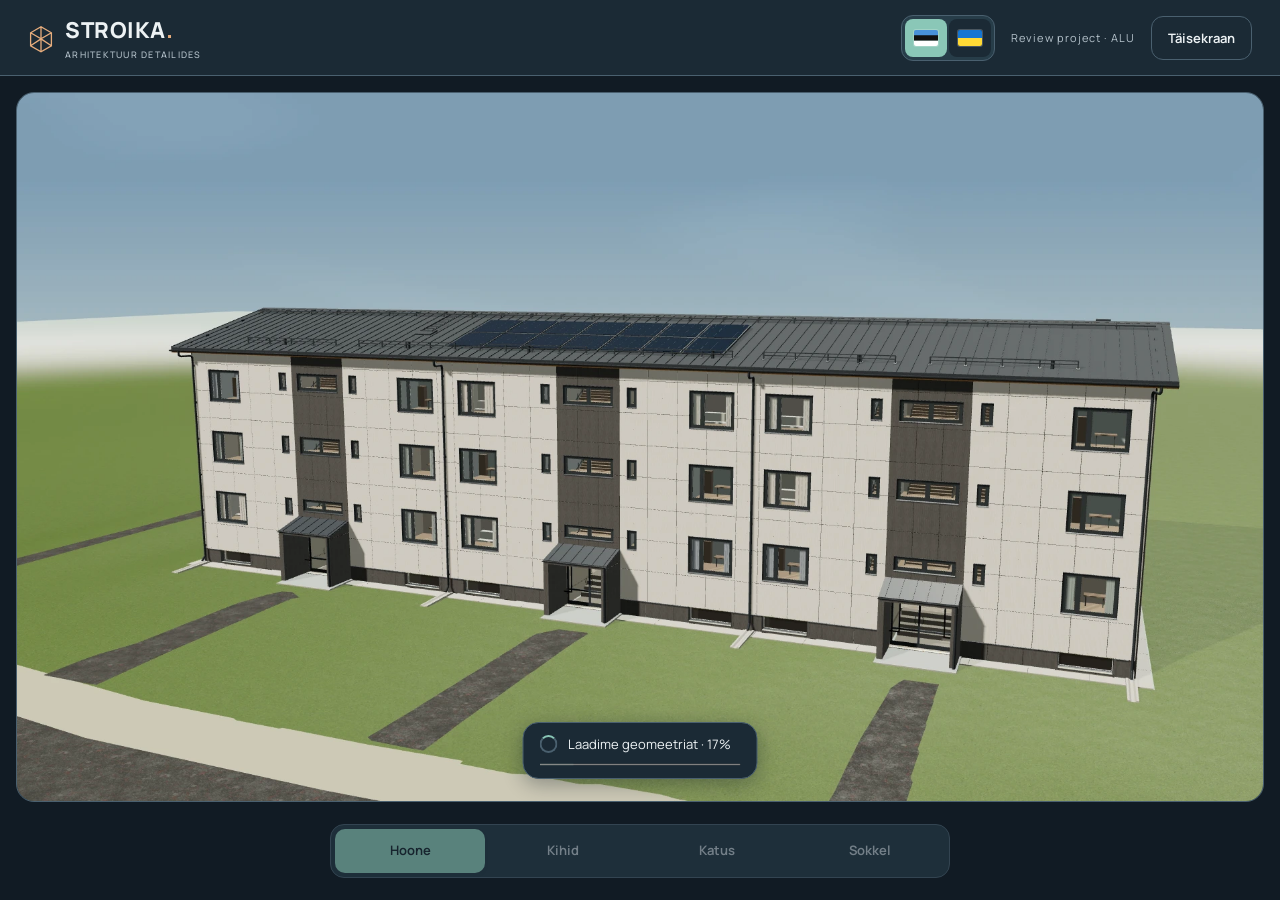
<file: index.html>
<!doctype html>
<html lang="et" data-asset-version="privacy-fe3f73f72d734d28">
<head>
<meta charset="UTF-8"><meta name="viewport" content="width=device-width, initial-scale=1, viewport-fit=cover">
<title>Stroika — fassaad 3D-s</title>
<meta name="description" content="Review project, Alu interaktiivne mudel avaliku projekti põhjal: pööramine, aknasõlm ja fassaadikihtide vaatamine.">
<meta name="theme-color" content="#111b24">
<link rel="icon" type="image/svg+xml" href="data:image/svg+xml,%3Csvg xmlns='http://www.w3.org/2000/svg' viewBox='0 0 32 32'%3E%3Crect width='32' height='32' rx='7' fill='%23253b33'/%3E%3Cpath d='M7 25V11l9-5 9 5v14H7m9-19v19M7 11l9 5 9-5' stroke='%23c78661' stroke-width='2' fill='none'/%3E%3C/svg%3E">
<link rel="stylesheet" href="./style.css?v=046a4077fe54d6c7591c">
<link rel="stylesheet" href="./presentation.css?v=afd533fc44184ffb05ec">
<script type="importmap">{"imports":{"./address-label.js":"./address-label.js?v=e60f8cab59c42367bc5b","./app.js":"./app.js?v=1182255e42c989ca1f20","./assembly-geometry.js":"./assembly-geometry.js?v=94793bc73683503eff06","./asset-request.js":"./asset-request.js?v=95a159436d74dd88d717","./assets/BufferGeometryUtils.js":"./assets/BufferGeometryUtils.js?v=fda7e946b8e0b5ab39b7","./assets/CSS2DRenderer.js":"./assets/CSS2DRenderer.js?v=dd667941bc67380ecb46","./assets/FXAAShader.js":"./assets/FXAAShader.js?v=b8303d179f9d5d40a052","./assets/GLTFLoader.js":"./assets/GLTFLoader.js?v=adbbafe8ce40416525b6","./assets/HDRLoader.js":"./assets/HDRLoader.js?v=d7053cfc4019f520335a","./assets/OrbitControls.js":"./assets/OrbitControls.js?v=c87f518c8e2ef7770900","./assets/RoomEnvironment.js":"./assets/RoomEnvironment.js?v=c20f0b4677f6128a138d","./assets/three.core.min.js":"./assets/three.core.min.js?v=61ba0df005b05991361d","./assets/three.module.min.js":"./assets/three.module.min.js?v=e2b5ee6bccd38fd6d8a2","./attic-floor.js":"./attic-floor.js?v=b68721244dbc3a54e870","./balcony-canopy.js":"./balcony-canopy.js?v=f110b8fa345199acd059","./balcony-cut-report.js":"./balcony-cut-report.js?v=0abd7e301e0ae6c8700b","./balcony-door-review.js":"./balcony-door-review.js?v=7d204f4b9f8efd01d2e4","./balcony-floor.js":"./balcony-floor.js?v=d8897e3ec4428729eb2e","./balcony-foundation.js":"./balcony-foundation.js?v=6d9b5b3fee782927a21c","./balcony-guard-source.js":"./balcony-guard-source.js?v=48499f6a5b667c0d6f78","./balcony-guard.js":"./balcony-guard.js?v=bd7186f531e3f54a16d3","./balcony-materials.js":"./balcony-materials.js?v=a9d55a6023f962b1ff80","./balcony-openings.js":"./balcony-openings.js?v=655246cf3c6546e9b4f5","./balcony-returns.js":"./balcony-returns.js?v=2030f0a344135262a0c0","./balcony-steel.js":"./balcony-steel.js?v=8ad013fffa51608e170d","./basement-openings.js":"./basement-openings.js?v=cfbcf807e6611de82596","./basement-window-plan.js":"./basement-window-plan.js?v=4b525cb623924c6e54fa","./basement-window.js":"./basement-window.js?v=b509f8f27368321968cc","./bracket-contact.js":"./bracket-contact.js?v=ccfce6287aacbd3ba866","./camera-clearance.js":"./camera-clearance.js?v=bef3f29b4afa20c36095","./camera-flight.js":"./camera-flight.js?v=c366bd927ab07b0eb783","./camera-keyboard.js":"./camera-keyboard.js?v=ed75ee1beeebaeec5a18","./camera-path.js":"./camera-path.js?v=079c559ab1bda22e01d8","./colour-aligned-columns.js":"./colour-aligned-columns.js?v=984cee5905f1a4c086ac","./context-recovery.js":"./context-recovery.js?v=4e852d9a7979caa1df20","./cut-area-accounting.js":"./cut-area-accounting.js?v=56ecab79c0206097260d","./cut-export-admission.js":"./cut-export-admission.js?v=d2174350e97be2c96b86","./cut-planner.js":"./cut-planner.js?v=71ea9486bda51ec93ed9","./daylight-sky.js":"./daylight-sky.js?v=81441a81d327d998aa12","./depth-precision.js":"./depth-precision.js?v=276910df3f1c2cfd2545","./dimension-label-layout.js":"./dimension-label-layout.js?v=9d657a3a7c1c1656f472","./dimension-schedule.js":"./dimension-schedule.js?v=57d21f9dce3e668b87b7","./end-wall-plan.js":"./end-wall-plan.js?v=03a8d7c6746a28905260","./engineering.js":"./engineering.js?v=b34388eaa227fc111ded","./entrance-access.js":"./entrance-access.js?v=705b09d2b3430f9ad68b","./entrance-context.js":"./entrance-context.js?v=d1247cc9fa3fe8171b16","./entrance.js":"./entrance.js?v=bba07e8d966ff369f007","./facade-colour-reference.js":"./facade-colour-reference.js?v=6c206ccae139eda6369c","./facade-colour-regions.js":"./facade-colour-regions.js?v=148253c18e8b266a34f4","./facade-corners.js":"./facade-corners.js?v=c5e0d01fce3b407b5b12","./facade-layouts.js":"./facade-layouts.js?v=bfe1ab2900c4718e681e","./facade-model-report.js":"./facade-model-report.js?v=a4027d465fecb69705ec","./facade-system.js":"./facade-system.js?v=b2ef3e587ae87a8224fa","./facade-window.js":"./facade-window.js?v=1150a4539124af18ea81","./fc-surface-uv.js":"./fc-surface-uv.js?v=74efad9407430b89746a","./gables.js":"./gables.js?v=308a1340d264072f6601","./glass-presentation.js":"./glass-presentation.js?v=217318fbb67a0286d0b7","./glazing-unit.js":"./glazing-unit.js?v=bef35822c9a3763f809d","./ground-junctions.js":"./ground-junctions.js?v=15f521a2061237acf219","./house-report.js":"./house-report.js?v=ff8b41785a9106b00851","./house-workbench.js":"./house-workbench.js?v=6dac5c8c2f583a6d8a34","./i18n-catalog.js":"./i18n-catalog.js?v=c20b4684d48f2430a81d","./i18n.js":"./i18n.js?v=d6da8995f29092e487aa","./inspection-stage.js":"./inspection-stage.js?v=679b2fa26d54f865747b","./joint-backings.js":"./joint-backings.js?v=344ec2947635e4515d29","./labour-plan.js":"./labour-plan.js?v=b615311474c632a0fff2","./landscape.js":"./landscape.js?v=283505cfcba34177e267","./layout-options.js":"./layout-options.js?v=fceb8210a58e6cb95d4c","./local-joint-contract.js":"./local-joint-contract.js?v=28b755497af03d381aa5","./lookdev.js":"./lookdev.js?v=b3f049bc13f581796705","./manufacturing-plan.js":"./manufacturing-plan.js?v=09b4ba536b446ac4ffaf","./material-reference.js":"./material-reference.js?v=6fc06769d2205ecdea02","./model.js":"./model.js?v=be371c5356f4f28ace31","./motion.js":"./motion.js?v=7cb56ccbbaab7938e34a","./native-model.js":"./native-model.js?v=c52c555fc1cc1f38a693","./native-transport.js":"./native-transport.js?v=31d6c290a8f6722cddcb","./northwest-openings.js":"./northwest-openings.js?v=2d9708341de5ee6011ef","./opening-dimensions.js":"./opening-dimensions.js?v=8c6c34f3834d6f7a5060","./panel-blank-shapes.js":"./panel-blank-shapes.js?v=f43d72f097272eac4ff3","./panel-contour-geometry.js":"./panel-contour-geometry.js?v=859fbf2c04aa29979e6c","./panel-drilling.js":"./panel-drilling.js?v=f5008f6df70693effa74","./panel-fastener-pattern.js":"./panel-fastener-pattern.js?v=53b2ac24f8c257262f7e","./panel-local-joints.js":"./panel-local-joints.js?v=d94a86e1718653aedc5e","./panel-rectangle-partition.js":"./panel-rectangle-partition.js?v=52e167e9722d224eb84e","./panel-row-plans.js":"./panel-row-plans.js?v=4dd62f5281ede4c2ed92","./panel-screws.js":"./panel-screws.js?v=47c69201475d6217acd4","./panel-support-topology.js":"./panel-support-topology.js?v=3cd028f0bba2a2d20cbd","./plinth-air-path.js":"./plinth-air-path.js?v=5e6fa7f5764194be2ebb","./plinth-assembly.js":"./plinth-assembly.js?v=24295f304f7d7cd035d5","./plinth-board-drilling.js":"./plinth-board-drilling.js?v=0b1f20275c44f00a4d11","./plinth-cut-report.js":"./plinth-cut-report.js?v=112612f791c641402ff1","./plinth-fixing-review.js":"./plinth-fixing-review.js?v=f5f68c0758fc7167e67a","./plinth-plan.js":"./plinth-plan.js?v=512eb7afffaf000fef30","./plinth-selection.js":"./plinth-selection.js?v=034f75030c23aaaf6055","./plinth-support-inspection.js":"./plinth-support-inspection.js?v=9ac2a6752c0ebf2d5d8f","./plinth-supports.js":"./plinth-supports.js?v=6f33201c4c2aa1c50548","./plinth-ventilation.js":"./plinth-ventilation.js?v=ccabf9694086dd4eb9c6","./presentation-renderer.js":"./presentation-renderer.js?v=ca805614ebd54e71982e","./presentation.js":"./presentation.js?v=aeb04df1e1323be7c5cf","./profile-cuts.js":"./profile-cuts.js?v=5f25b1b3d617f0002b52","./project-quantities.js":"./project-quantities.js?v=48af7e0e832611594af2","./rainwater-details.js":"./rainwater-details.js?v=5e08c3ec34ef5ee8a0e8","./rainwater-source.js":"./rainwater-source.js?v=e925e20661da683ee73d","./render-quality.js":"./render-quality.js?v=3a82a5d569cbee432106","./retained-return-drawing.js":"./retained-return-drawing.js?v=5ad739450ceb96f6e835","./reveal-plan.js":"./reveal-plan.js?v=7976fb8bd0724afd8a3d","./roof-assembly.js":"./roof-assembly.js?v=feb51d5f00b573aafed3","./roof-colour-reference.js":"./roof-colour-reference.js?v=7435b238c9062695c0b2","./roof-edge-details.js":"./roof-edge-details.js?v=03960c8f4cec0ee09d2c","./roof-edge-drawing.js":"./roof-edge-drawing.js?v=89116c6f978f35990759","./roof-geometry.js":"./roof-geometry.js?v=22fea6f43058669affa2","./roof-lath-review.js":"./roof-lath-review.js?v=dbd9b3e3dfaff4573827","./roof-penetration-flashing.js":"./roof-penetration-flashing.js?v=64b873654951f13a9c4b","./selection-drawing.js":"./selection-drawing.js?v=183030824e7bf06c9c46","./site-access-reference.js":"./site-access-reference.js?v=43acfdd09ffcd6b4b567","./site-plan-reference.js":"./site-plan-reference.js?v=b1d7b631a0abacf950e4","./source-openings.js":"./source-openings.js?v=10825c2974d39651b61d","./static-display.js":"./static-display.js?v=5b0a6d303ba770de3ea8","./tap-gesture.js":"./tap-gesture.js?v=1f12467488f590e7273f","./terrain-relief.js":"./terrain-relief.js?v=ce4349dcc2130a2dcf2d","./viewer-entry.js":"./viewer-entry.js?v=dca01f51c2e998e331a6","./viewer-startup.js":"./viewer-startup.js?v=61df3e9d1d9b33064a65","./visible-picking.js":"./visible-picking.js?v=cc2d7ab8867e9b3622e1","./visual-panel-layout.js":"./visual-panel-layout.js?v=228a85b396be67d342d5","./window-decoration.js":"./window-decoration.js?v=9f7592676ddf8d2ad273","./window-detail.js":"./window-detail.js?v=044bbdfba5a5f567910d","./window-panel-inspection.js":"./window-panel-inspection.js?v=e3a97f4944a8379cc226","./window-schedule.js":"./window-schedule.js?v=18ff9a34581ae51a6429","./window-sill.js":"./window-sill.js?v=b2d2eb8c8c85591f98f5","./workbench-entry.js":"./workbench-entry.js?v=69d55c6009302a7c5cb3","./workbench.js":"./workbench.js?v=117efd33815c2f473924","three":"./assets/three.module.min.js?v=e2b5ee6bccd38fd6d8a2"}}</script>
</head>
<body>
<div class="app" id="app" data-mode="building">
  <header class="header">
    <div class="identity"><svg aria-hidden="true" width="30" height="32" viewBox="0 0 30 32"><path d="M3 25V10l12-7 12 7v15l-12 7zM15 3v29M3 10l12 7 12-7M3 25l12-8 12 8" fill="none" stroke="currentColor" stroke-width="1.5"/></svg><div><b>STROIKA<span class="brand-point">.</span></b><span class="subbrand">ARHITEKTUUR DETAILIDES</span></div></div>
    <div class="header-actions"><div id="language-switch" class="language-switch" role="group" aria-label="Keel / Мова"><button type="button" data-language="et" lang="et" aria-pressed="true" aria-label="Eesti keel" title="Eesti keel"><svg class="language-flag" viewBox="0 0 24 16" aria-hidden="true"><path fill="#4891d9" d="M0 0h24v6H0z"/><path fill="#111" d="M0 5.33h24v5.34H0z"/><path fill="#fff" d="M0 10.67h24V16H0z"/></svg></button><button type="button" data-language="uk" lang="uk" aria-pressed="false" aria-label="Українська мова" title="Українська мова"><svg class="language-flag" viewBox="0 0 24 16" aria-hidden="true"><path fill="#1676d1" d="M0 0h24v8H0z"/><path fill="#ffda35" d="M0 8h24v8H0z"/></svg></button></div><span class="demo-badge">Review project · ALU</span><button id="presentation-toggle" type="button" aria-pressed="false">Täisekraan</button><button id="open-engineering" type="button" aria-expanded="false" aria-controls="engineering-drawer" hidden>Joonised</button></div>
  </header>
  <main>
    <section class="stage" aria-label="Hoone interaktiivne 3D-mudel" data-signature-moment="facade-explode" data-story-beat="building">
      <img id="model-poster" class="model-poster" src="./assets/mae7-preview.webp" alt="Review project mudeli ülevaade" fetchpriority="high" decoding="async">
      <div id="viewer" role="img" aria-label="Projektil põhinev kolmemõõtmeline mudel. Pööramiseks lohista; klaviatuuriga juhtimiseks kasuta vaate nuppe."></div>
      <div class="stage-title"><span class="eyebrow" id="view-kicker">01 / ARHITEKTUUR</span><h1 id="view-title">Review project.</h1><p id="view-description">Rekonstrueerimine avaliku projekti põhjal.</p></div>
      <div id="selection-card" class="selection-card" aria-live="polite" hidden></div>
      <span id="gesture-hint" hidden></span><div class="model-tag"><span class="model-tag-line"></span><span id="model-tag-text">40,4 m · 3 korrust</span></div>
      <div class="view-tools" inert aria-label="Vaate juhtimine">
        <button id="gesture-mode" class="icon-button" aria-pressed="false" aria-label="Lülita lohistamine nihutamisele" title="Pööramine / nihutamine"><svg class="rotate-symbol" viewBox="0 0 24 24"><path d="M20 8a8 8 0 1 0 0 8M20 3v5h-5"/></svg><svg class="pan-symbol" viewBox="0 0 24 24"><path d="M12 3v18M3 12h18m-13-8 4-3 4 3M8 20l4 3 4-3M4 8l-3 4 3 4m16-8 3 4-3 4"/></svg></button><button id="dimensions" class="icon-button" aria-label="Mõõdud" title="Mõõdud" aria-pressed="false"><svg viewBox="0 0 24 24"><path d="m4 17 13-13 4 4-13 13ZM9 12l3 3m1-7 3 3"/></svg></button><button id="rotate-left" class="icon-button" aria-label="Pööra mudelit vasakule" title="Pööra vasakule"><svg viewBox="0 0 24 24"><path d="M8 5 3 10l5 5M3 10h10a6 6 0 0 1 0 12"/></svg></button>
        <button id="rotate-right" class="icon-button" aria-label="Pööra mudelit paremale" title="Pööra paremale"><svg viewBox="0 0 24 24"><path d="m16 5 5 5-5 5M21 10H11a6 6 0 0 0 0 12"/></svg></button>
        <button id="zoom-in" class="icon-button" aria-label="Suumi sisse" title="Suumi sisse"><svg viewBox="0 0 24 24"><path d="M5 12h14M12 5v14"/></svg></button>
        <button id="zoom-out" class="icon-button" aria-label="Suumi välja" title="Suumi välja"><svg viewBox="0 0 24 24"><path d="M5 12h14"/></svg></button>
        <button id="home-view" class="icon-button" aria-label="Algvaade" title="Algvaade"><svg viewBox="0 0 24 24"><path d="m4 11 8-7 8 7M6 10v10h12V10M10 20v-7h4v7"/></svg></button>
      </div>
      <div id="loading" class="loading" role="status"><span class="loading-mark"></span><span id="loading-text">Laadime mudelit…</span><progress id="loading-progress" max="100" aria-label="3D laadimine"></progress></div>
      <div id="fallback" class="fallback" hidden><h2 id="fallback-title">3D avamine ebaõnnestus</h2><p id="fallback-note">Proovi stseeni uuesti laadida.</p><button id="retry-viewer" class="dimension-button" type="button">Proovi uuesti</button></div>

    </section>
    <aside class="control-panel" aria-label="Mudeli vaated ja fassaadikihid">
      <div class="panel-heading"><span class="eyebrow">MUDELI ÜLEVAADE</span><span class="technical-label">3D</span></div>
      <div class="mode-tabs" inert role="group" aria-label="Mudeli vaade">
        <button data-mode="building" aria-pressed="true">Hoone</button>
        <button data-mode="layers" aria-pressed="false">Kihid</button>
        <button data-mode="roof" aria-pressed="false">Katus</button><button data-mode="plinth" aria-pressed="false">Sokkel</button>
      </div>
      <div class="panel-intro"><h2 id="panel-title">Hoone ülevaade</h2><p id="panel-description">Vali element, et seda mudelis vaadata.</p></div>
      <div id="reveal-controls" class="reveal-controls" hidden><div role="group" aria-label="Aknasõlme variant"><button data-reveal="field" aria-pressed="true">Cembrit · 150 mm</button><button data-reveal="source" aria-pressed="false">Projekt · PURAL</button></div><button id="glazing-inspection" type="button" aria-pressed="false">Klaaspakett</button><a href="./field-reveal-cuts.json?v=b94b55be0f2cf8744ea2" download>Akna palede detailid ↓</a></div>
      <div class="layer-workspace" data-story-beat="layers">
        <div class="slider-heading"><label for="explode">Eralda kihid</label><output id="explode-value" for="explode">0%</output></div>
        <input id="explode" type="range" min="0" max="100" step="1" value="0" aria-label="Fassaadikihtide eraldamise ulatus">
        <div class="layer-list" id="layer-list"></div>
      </div>
      <div class="selected-layer" id="selected-layer" aria-live="polite"><span class="eyebrow">KONSTRUKTSIOON</span><h3>Review project · Alu</h3></div>
      <div class="selection-actions"><button id="focus-component" hidden>Vaata detaili lähemalt</button><button id="open-selection-drawing" type="button" hidden>Selle plaadi joonis ↗</button><button id="measure-balcony-door" type="button" hidden>Ukse mõõdud</button><button id="measure-balcony-window" type="button" hidden>Akna mõõdud</button></div><div class="panel-bottom"><span class="demo-square"></span><p>Alus: projekt P-8/8/22, lehed 02, 05–08. Väikesed detailid on lihtsustatud; objekti mõõte ja kehtivat paigaldusversiooni veel kontrollitakse.</p></div>

      <a class="source-link" href="https://riigihanked.riik.ee/rhr-web/#/procurement/10162244/documents?group=B" target="_blank" rel="noopener">Avalik projekt ↗</a>
    </aside>
  </main>
  <details id="engineering-drawer"><summary hidden>Joonised / arvutused</summary><section id="selection-drawing" class="engineering selected-drawing" aria-label="Valitud detaili joonis" hidden></section><section class="engineering" aria-label="Paigalduse ettevalmistus">
 <div class="engineering-head"><span class="eyebrow">PAIGALDUSE ETTEVALMISTUS · KONTROLLITAVAD VARIANDID</span><h2>Fassaadist konkreetse detailini.</h2><p>Akende asukohad pärinevad lehe 05 vektorjoonisest. Tüüpide mõõdud on spetsifikatsioonist. Objekti mõõte ja kehtivat tööprojekti veel kontrollitakse.</p></div>
 <div class="engineering-grid"><div>
 <div class="planner-controls"><label>Fassaad<select id="layout-facade"><option value="SE">Kagu · sissepääsud</option><option value="NW">Loode · rõdud</option><option value="SW">Edel · otsasein</option><option value="NE">Kirre · otsasein</option></select></label><label>Plaadimoodul<select id="layout-variant"><option value="A">A · plaat 832 + vuuk 8</option><option value="B">B · plaat 1192 + vuuk 8</option><option value="C">C · plaat 1250 + vuuk 8</option><option value="D">D · varasemad pikad 1200</option><option value="E" selected>1192×1250 · vasakult →</option></select></label><label>Valmis detaili suurim kõrgus, mm<input id="panel-height" type="number" min="0" max="3050" step="1" value="1250"></label><label>Akende ümber<select id="cut-policy"><option value="split">Eraldi detailid · Patina</option><option value="notched-study" selected>Sälguga terve leht · kontrollimiseks</option></select></label><label>Võrgu nihe, mm<input id="layout-offset" type="number" min="0" max="1257" step="1" value="0"></label><button id="find-offset">Võrdsed servad / vähem lõikeid</button></div>
 <p id="layout-note"></p><div id="layout-svg" class="layout-drawing"></div><div id="layout-metrics" class="layout-metrics"></div><p id="layout-scope" class="scope"></p><div id="part-info" class="part-info" aria-live="polite"></div><p id="cut-warning" class="engineering-warning"></p>
 <div class="export-controls"><button id="csv-export">Koguste tabel CSV ↓</button><button id="svg-export">Joonis SVG ↓</button><button id="json-export">Täielik arvutus ↓</button><button id="saw-export">Lõigete järjekord CSV ↓</button><button id="offcut-export">Jäägid CSV ↓</button></div>
 </div><div class="cut-column"><h3>Detailide paigutus lehel.</h3><div class="planner-controls"><label>Lehe laius, mm<select id="stock-width"><option>1200</option><option>1250</option><option selected>1192</option></select></label><label>Lehe kõrgus, mm<input id="stock-height" type="number" min="1" step="1" value="1250"></label><label>Saetee, mm<input id="kerf" type="number" min="0" max="15" value="3"></label><label>Servavaru mõlemal küljel, mm<input id="trim" type="number" min="0" max="100" value="0"></label></div><p class="scope">1192×1250 mm on ülesande autori täpsustatud valmis plaadi mõõt. Detaili ja lehe kõrgust saab võrrelda eraldi. Saetee ja servavaru on eeldused. Tekstuuri pööramine on keelatud; värve arvestatakse eraldi.</p><label class="sheet-label">Vaata lehte<select id="sheet-select"></select></label><div id="sheet-svg" class="sheet-drawing"></div><p id="unallocated" class="scope"></p></div></div>
 <p id="engineering-status" role="status"></p>
 <div class="engineering-grid secondary"><section><h3>Karkassi samm ja villa lõikamine.</h3><p>Konsoolid kannavad koormust, puitprussid moodustavad pesad ja roovid toetavad plaate. Villa laius aitab valida konstruktiivselt lubatud lahenduste seast säästliku variandi.</p><div class="planner-controls"><label>Prusside telgede samm, mm<input id="wool-step" type="number" value="600" min="100" max="1000"></label><label>Villa laius, mm<input id="wool-width" type="number" value="565" min="1" max="1500"></label><label>Lõikevaru, mm<input id="wool-extra" type="number" value="15" min="0" max="30"></label></div><p id="wool-result" class="part-info" aria-live="polite"></p><p class="scope">ISOVER STANDARD35 näide: 565 mm puitkarkassi sammule 600; tootja järgi varu 10–15 mm. Objektil kasutatavat toodet ei ole veel kinnitatud. <a href="https://www.isover.ee/Tooted/ehitusisolatsioon/isover-standard-35" target="_blank" rel="noopener">Allikas ↗</a></p></section>
 <section><h3>Tööde järjekord.</h3><ol class="sequence"><li>Aluspind, geomeetria, tööjoonis ja kinnituste katsed.</li><li>Esimene konsoolide ja aknaraami näidis; vastuvõtt enne seeriat.</li><li>100 mm villa → vertikaalne 50×50 / 50 mm → horisontaalne 50×50 / 50 mm.</li><li>9 mm tuuletõkkekips, sobiv vuukide tihendus ja fotod enne sulgemist. Akende juures olev RKL31 on teine materjal: seda ei teibita.</li><li>100×25 lauad, avatud tuulutuskanal, vuugitoed ja süsteemne teip.</li><li>Paigutus → avade ja liikumise kontroll → lõikamine → paigaldus → vastuvõetud detailide arvestus.</li></ol><p class="scope">Fassaadi normatiivne omakaal 0,5 kN/m² — §5.5. Tuulekoormus ja plokkaluse tugevus pole määratud; ankrute sammu mudel ei määra.</p></section></div>
 <details class="quantities"><summary>Projekti kogused: fassaad, sokkel ja katus</summary><p>Mahutabel v02, leht Hanketabel. Projekti maht; varu ei lisata ega tööd loeta vastuvõetuks automaatselt.</p><table><thead><tr><th>Töö</th><th>Kogus</th><th>Allikas</th></tr></thead><tbody id="quantities-body"></tbody></table><a href="./window-ledger.json?v=f9ccfe6e29d98e4c2b5e" download>Aknad · 88 elementi JSON ↓</a></details>
</section>
<section class="engineering interface-section" id="material-reference"><span class="eyebrow">MATERJALID / V25</span><h2>Materjal, värv ja paksus.</h2><p>P222 ja P070 on muutmata Swisspearli digitaalsed näidised. RR23 on Ruukki kataloogi näidis. Välimus sõltub valgusest ja ekraanist; tarnitud partiid veel kontrollitakse.</p><div class="material-samples"><figure><img src="./assets/P222-official-swatch.jpg" alt="Swisspearl P222 digitaalne näidis" width="140" height="105"><figcaption>P222 · põhifassaad</figcaption></figure><figure><img src="./assets/P070-official-swatch.jpg" alt="Swisspearl P070 digitaalne näidis" width="140" height="105"><figcaption>P070 · tumedad alad</figcaption></figure><figure><div class="rr23-sample" aria-label="RR23 digitaalne näidis"></div><figcaption>RR23 · katus ja metall</figcaption></figure></div><details class="quantities"><summary>20 materjali: parameetrid ja allikad</summary><table><thead><tr><th>Element / allikas</th><th>Projekti parameetrid</th><th>Välimus mudelis</th></tr></thead><tbody><tr><td>Katuseplekk<small>PDF 19, 53, 60</small></td><td>Classic / PURAL / RR23 · 0,6 mm; 32/475 mm on üksnes Ruukki EE võrdlusprofiil</td><td>Tootja digitaalne RR23 näidis; läige, karedus ja peegeldused on näitlikud</td></tr><tr><td>Katuse aluskate<small>PDF 19, 60</small></td><td>Tootekood puudub · mõõt sõlme järgi; tuulutusliist 32×50; roov 32×100 mm</td><td>Näitlik tume pind; 0,2 mm on visualiseerimise paksus</td></tr><tr><td>Aluskonstruktsiooni puit<small>PDF 19, 21, 57</small></td><td>H3; räästalaudisel Bs1,d0 · mõõt sõlme järgi; fassaad 50×50 ja 25×100; katus 32×50 ja 32×100; sokkel 50×75; räästalaudis 22×100 mm</td><td>Näitlik puidutekstuur; puuliik ja partii värv on teadmata</td></tr><tr><td>Kiudtsementplaadid<small>PDF 21, 53</small></td><td>P222 / P070 · 8 mm;</td><td>Praeguse tootja digitaalsed näidised; tarnitud partiid pole mõõdetud</td></tr><tr><td>Fassaadi mineraalvill<small>PDF 21, 29</small></td><td>λ≤0,035 W/(m·K) · 200 mm; 100+50+50 mm; vähemalt 200 mm</td><td>Näitlikud kiud; digitaalse pinna värv ja tihedus ei kinnita toote omadusi</td></tr><tr><td>Pööningu vahelae soojustus<small>PDF 19, 20, 29, 60</small></td><td>PP-1; λ≤0,041; klass A · 450 mm; vana 250 mm eemaldatakse; soojustatakse horisontaalne vahelagi</td><td>Näitlik kiuline kiht; kõiki katusekaldeid ei soojustata</td></tr><tr><td>Tuuletõkkekipsplaat<small>PDF 21, 56</small></td><td>Tootekood puudub · 9 mm; teibitud vuugid</td><td>Näitlik pind; praegune Gyproc GTS9 on 9,5 mm ja pole täpne asendus</td></tr><tr><td>Kaitseteip kiudtsemendi all<small>PDF 21</small></td><td>Tootekood puudub · mõõt sõlme järgi; 100 mm laius ja 2 mm paksus on digitaalse mudeli eeldused, mitte projekti mõõdud</td><td>Näitlik must kumm; suurendamine 90→100 ei kinnita paarislaudade sõlme</td></tr><tr><td>Aknaplekid ja metallraamistused<small>PDF 23, 53</small></td><td>PURAL / RR23 · 0,6 mm; väljaulatus 30 mm; rõdude juures 10 mm; kalle ≥1:10</td><td>Digitaalne RR23; läige ja painutused on näitlikud</td></tr><tr><td>Uued PVC-aknad ja klaaspaketid<small>PDF 23, 73, 74</small></td><td>PVC; läbipaistev kolmekordne klaaspakett; keraamiline vaheliist · mõõt sõlme järgi; väljast tumehall, seest valge; U≤0,9/1,1 tüübi järgi</td><td>Värviperekond vastab projektile; RGB, IOR, valgusläbivus ja karedus on näitlikud</td></tr><tr><td>Välisuksed<small>PDF 24, 53, 75</small></td><td>VU01; soojustatud alumiinium / RR23; läbipaistev karastatud klaas · mõõt sõlme järgi; U≤1,4; mudeli 12 mm klaas on näitlik</td><td>Digitaalne RR23 ja näitlik optika; tellitud klaaspaketti ei ole määratud</td></tr><tr><td>Tuulekoja katusekate<small>PDF 25, 53, 68</small></td><td>SBS ↔ Classic / PURAL · mõõt sõlme järgi; Classic-sõlmes 0,6 mm plekk ning 32×50 ja 32×100 mm puit</td><td>Kujutatud Classic on mudeli valik; dokumentide vastuolu ei ole kooskõlastatult lahendatud</td></tr><tr><td>Rõdude teras<small>PDF 26, 53</small></td><td>S355JR / C3 / RR23 · mõõt sõlme järgi; 100×100×5; 100×50×5; 50×50×5; L50×50×5; piire 40×40×3 ja 40×80×3 mm</td><td>Digitaalne RR23; värvitekstuur ja teravad servad on näitlikud</td></tr><tr><td>Sissepääsu varikatuse teras<small>PDF 25</small></td><td>S355JR / C3 / kuumtsinkimine · mõõt sõlme järgi; RHS 100×80×5 mm</td><td>Näitlik tsink; tegelik muster ja vananemine on teadmata</td></tr><tr><td>Rõduklaas<small>PDF 26</small></td><td>Läbipaistev karastatud; ülemine hall karastatud lamineeritud klaas · [6] mm; ülemine 4+4 mm; vahekiht on teadmata</td><td>IOR, valgusläbivus, toon ja peegeldused on näitlikud</td></tr><tr><td>Rõdupõrand<small>PDF 26, 65</small></td><td>Tsementlaastplaat; libisemiskindel PU või analoog · 24 mm; kumm 1,5×50; PURAL 0,6 mm; kalle ≥1:80; ülespööre ≥100 mm</td><td>Näitlik pind; 1 mm viimistlus ja kihtide järjekord vajavad kinnitamist</td></tr><tr><td>Sokli soojustus ja profiilid<small>PDF 18, 28, 57</small></td><td>EPS; näide EPS120 Perimeeter; MP25/38 või analoog · 150 mm; 100+50 mm; λ≤0,035; 120 kPa; puit 50×75; profiil 25 mm; FC8 P070</td><td>Näitlik EPS ja tsink; kiudtsemendi värv on digitaalne näidis</td></tr><tr><td>Säilitatavad keldriaknad<small>PDF 23, 63</small></td><td>Tootekood puudub · mõõt sõlme järgi; uued 0,6 mm PURAL-aknaplekid; sõlmes puit 75×30; RKL31 30 mm või analoog</td><td>Valge raam ja läbipaistev pind on olemasoleva akna näitlik kujutis</td></tr><tr><td>Kinnitused ja konsoolid<small>PDF 21, 57</small></td><td>C3; konsoolidel ja kübarprofiilil tsink ≥275 g/m² · mõõt sõlme järgi; L150×150×60×2,5 mm; vähemalt 5 väljatõmbekatset</td><td>Ruumilised kruvid olemasolevate 8 mm avade telgedel. Kruvitoode ja kinnituslahendus ei ole veel kooskõlastatud.</td></tr><tr><td>Betoonist sillutusriba<small>PDF 18</small></td><td>C30/37 / XC4+XF3 / B500 · mõõt sõlme järgi; laius 600 mm; kalle ≥2%; killustik 200 mm 0–32; võrk Ø6@150×150 mm</td><td>Näitlik betoonpind; tegelikku segu pole skannitud</td></tr></tbody></table><a href="./material-ledger-v25.json" download>Materjalid ja allikad JSON ↓</a></details><p class="scope">Katus: pööningu vahelael 450 mm puistevilla; kaldpindadel aluskate, tuulutusliistud, roovid ja kate. Sissepääsude kohal on dokumentides SBS / Classic vastuolu; kujutatud Classic-sõlm vajab projekteerija vastust.</p></section>
<section class="engineering interface-section"><span class="eyebrow">SÕLMED / KONTROLLLÕIGE</span><h2>Sokkel → aken → räästas.</h2><p>VS-2 paksused on proportsionaalsed. Kõrgusüleminekud on skeemsed; avasid, ankruid ja liikumissõlmi see lõige ei määra.</p><img src="./vertical-strip.svg" alt="Fassaadi kontrolllõige: 100+50+50+9+25+8 mm, sokli ja katuse erinevad süsteemid" style="width:100%;height:auto;background:#fff;border:1px solid #cbd4d6"><div class="export-controls"><a href="./mae7-review-v25.pdf" target="_blank">Fassaadid, krunt ja materjalid · V25 · A3 ↗</a><a href="./vertical-strip.svg" download>Lõige SVG ↓</a><a href="./budmaster/index.html">Kõik allikad · ehitusmeistri pakett ↗</a></div><p class="scope">ISOVER keelab RKL31 teipimise: teip võib lahti tulla ja kanali sulgeda. See erineb 9 mm tuuletõkkekipsist, millele kasutatakse sobivat tihendussüsteemi. <a href="https://www.isover.ee/Tooted/ehitusisolatsioon/isover-rkl-31" target="_blank" rel="noopener">RKL31 juhend ↗</a></p></section><section class="engineering"><span class="eyebrow">VARASEMAD VAATED · V22</span><h2>Fassaad ja detailid lähedalt.</h2><div class="presentation-frames"><a href="./assets/v22-cycles-northwest-79de7b77274e.png" target="_blank" rel="noopener"><figure><img src="./assets/v22-cycles-northwest-79de7b77274e.png" alt="Review project Blenderi mudel: rõdudega fassaad" width="2200" height="1200" loading="lazy" decoding="async"><figcaption>Rõdudega fassaad ↗</figcaption></figure></a><a href="./assets/v22-cycles-detail-b9e10c1c37ee.png" target="_blank" rel="noopener"><figure><img src="./assets/v22-cycles-detail-b9e10c1c37ee.png" alt="Mudeli detailid: rõdu, klaasid, aken ja räästalaudis" width="2200" height="1600" loading="lazy" decoding="async"><figcaption>Rõdu ja aknasõlm ↗</figcaption></figure></a></div><p class="scope">Cycles · näitlik valgustus. Värve võrreldakse materjalinäidistega.</p></section><section class="engineering"><span class="eyebrow">ALLIKATE KONTROLL</span><h2>Paigaldust mõjutavad küsimused.</h2><div id="rfi-list"></div><a href="./rfi-register.json" download>Küsimuste register JSON ↓</a><p class="scope">Vastused ja kehtiva versiooni saab brigaad ettevõttelt või vastutavalt projekteerijalt. Praegused mudelivariandid ei asenda kooskõlastatud sõlmi.</p></section></details><footer><span>MÕÕDISTUS → JOONISED → MUDEL → KOGUSED</span><span>Review project · ALU / V25</span></footer>
</div>
<script type="module" src="./i18n.js?v=d6da8995f29092e487aa"></script>
<script type="module" src="./viewer-entry.js?v=dca01f51c2e998e331a6"></script>
<script type="module" src="./workbench-entry.js?v=69d55c6009302a7c5cb3"></script>
<script type="module" src="./presentation.js?v=aeb04df1e1323be7c5cf"></script>
</body>
</html>
</file>
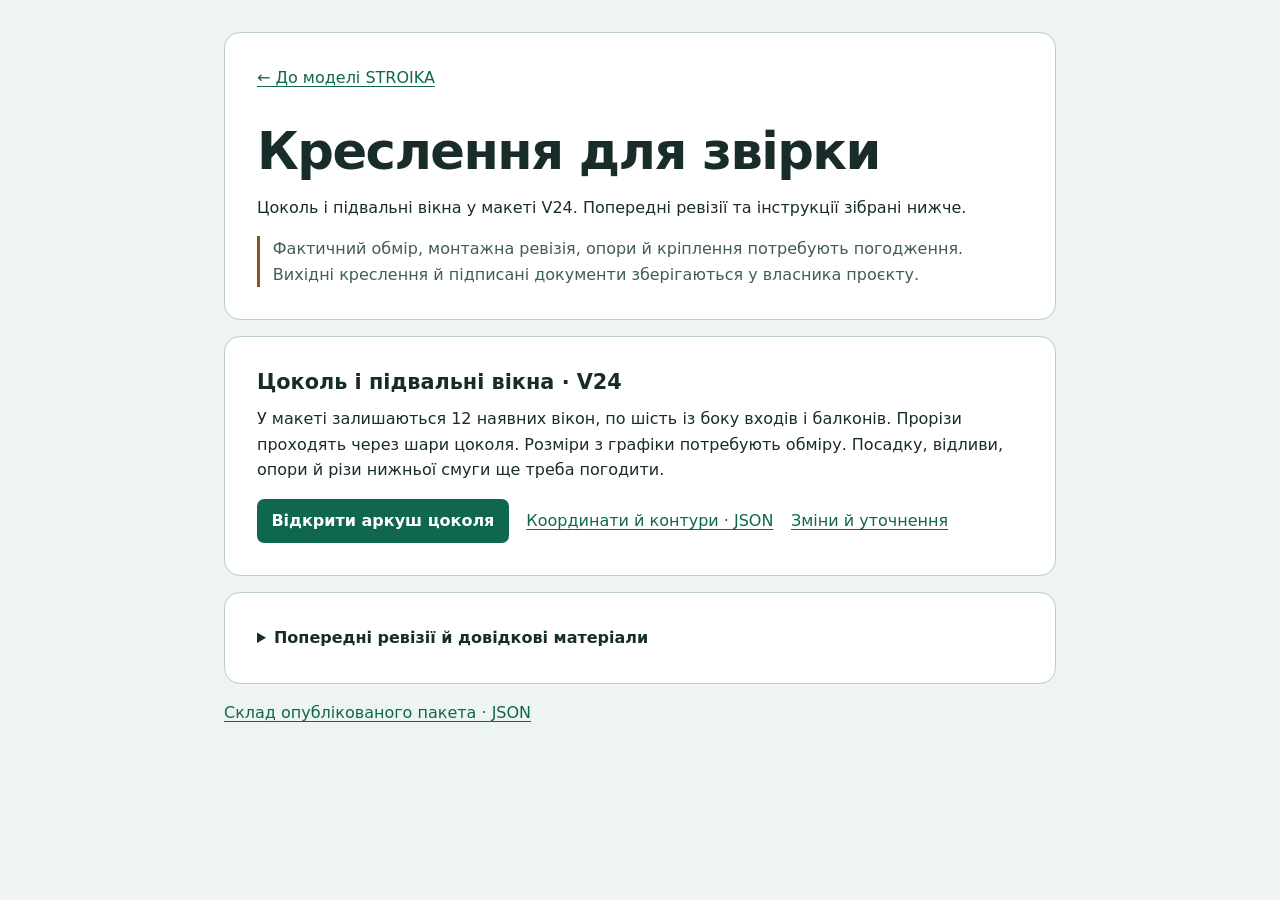
<file: budmaster/index.html>
<!doctype html>
<html lang="uk">
<head>
  <meta charset="utf-8">
  <meta name="viewport" content="width=device-width, initial-scale=1">
  <title>STROIKA · Креслення для звірки</title>
  <style>
    :root {
      color-scheme: light dark;
      --background: #eef4f1; --panel: #fff; --ink: #182d2a; --muted: #415d57;
      --line: #bdcec7; --accent: #10674f; --button-text: #fff; --note: #875520;
    }
    @media (prefers-color-scheme: dark) {
      :root {
        --background: #0d1413; --panel: #141f1c; --ink: #e6f2ee; --muted: #acc6bd;
        --line: #354e46; --accent: #92e5c6; --button-text: #102c22; --note: #edb77a;
      }
    }
    * { box-sizing: border-box; }
    body { margin: 0; background: var(--background); color: var(--ink); font: 1rem/1.6 system-ui, sans-serif; }
    main { width: min(100% - 2rem, 52rem); margin: 0 auto; padding: 2rem 0; }
    header, section, details { padding: clamp(1.1rem, 4vw, 2rem); border: 1px solid var(--line); border-radius: 1rem; background: var(--panel); }
    section, details, footer { margin-top: 1rem; }
    h1 { font-size: clamp(2rem, 7vw, 3.2rem); line-height: 1.08; margin: .65em 0 .3em; letter-spacing: -.03em; }
    h2 { font-size: 1.3rem; line-height: 1.3; margin: 0; }
    p { margin: .6rem 0 1rem; }
    p:last-child { margin-bottom: 0; }
    a { color: var(--accent); text-underline-offset: .19em; }
    a:focus-visible, summary:focus-visible { outline: 3px solid var(--accent); outline-offset: 4px; border-radius: 4px; }
    .actions { display: flex; align-items: center; flex-wrap: wrap; gap: .65rem 1.1rem; }
    .button { padding: .6rem .9rem; background: var(--accent); color: var(--button-text); border-radius: .45rem; font-weight: 650; text-decoration: none; }
    .button:hover { text-decoration: underline; }
    .note { border-inline-start: 3px solid var(--note); padding-inline-start: .8rem; color: var(--muted); }
    summary { cursor: pointer; font-weight: 650; }
    ul { padding-inline-start: 1.25rem; margin-bottom: 0; }
    li + li { margin-top: .35rem; }
    footer { color: var(--muted); }
  </style>
</head>
<body>
  <main>
    <header>
      <a href="../index.html">← До моделі STROIKA</a>
      <h1>Креслення для звірки</h1>
      <p>Цоколь і підвальні вікна у макеті V24. Попередні ревізії та інструкції зібрані нижче.</p>
      <p class="note">Фактичний обмір, монтажна ревізія, опори й кріплення потребують погодження. Вихідні креслення й підписані документи зберігаються у власника проєкту.</p>
    </header>

    <section aria-labelledby="v24">
      <h2 id="v24">Цоколь і підвальні вікна · V24</h2>
      <p>У макеті залишаються 12 наявних вікон, по шість із боку входів і балконів. Прорізи проходять через шари цоколя. Розміри з графіки потребують обміру. Посадку, відливи, опори й різи нижньої смуги ще треба погодити.</p>
      <div class="actions">
        <a class="button" href="./basement-review-v24.svg">Відкрити аркуш цоколя</a>
        <a href="./basement-model-v24.json" download>Координати й контури · JSON</a>
        <a href="./basement-model-v24.md">Зміни й уточнення</a>
      </div>
    </section>

    <details>
      <summary>Попередні ревізії й довідкові матеріали</summary>
      <p>У V23 уточнили зарізи плит, водостік і підшивку. Зарізи потребують погодження. Рекомендації щодо поділу плит біля прорізів наведені в інструкції Patina DIM на сторінці 17.</p>
      <div class="actions">
        <a href="./visual-model-v23.json" download>Контури й деталі V23 · JSON</a>
        <a href="./visual-model-v23.md">Зміни V23</a>
      </div>
      <ul>
        <li><a href="./START.md" download>Історичне завдання V21</a></li>
        <li><a href="./swisspearl-patina-wood-dim.pdf" download>Swisspearl Patina · інструкція</a></li>
        <li><a href="./facade-layout-v21.pdf" download>Наша розкладка · PDF V21</a></li>
        <li><a href="./facade-layout-v21.json" download>Наша розкладка й розкрій · JSON V21</a></li>
        <li><a href="./windows.json" download>Віконні блоки та джерела розмірів</a></li>
        <li><a href="./cembrit-reveals-candidate.json" download>Відкоси Cembrit · кандидат</a></li>
        <li><a href="./operations.json" download>Операції та проєктні обсяги</a></li>
        <li><a href="./questions.json" download>Невирішені вузли й питання</a></li>
        <li><a href="./vertical-section.svg" download>Контрольний розріз</a></li>
        <li><a href="./roof-model-candidate.json" download>Дах · деталі й шари макета</a></li>
        <li><a href="./plinth-model-candidate.json" download>Цоколь V21 · історичні деталі</a></li>
        <li><a href="./entrance-model-candidate.json" download>Входи й навіси · макет</a></li>
        <li><a href="./model-northwest-v21.png" download>Кадр V21 · фасад із балконами</a></li>
        <li><a href="./model-detail-v21.png" download>Кадр V21 · деталі зблизька</a></li>
        <li><a href="./original-project-brief.md" download>Початкове ТЗ автора завдання · уточнення у START.md</a></li>
      </ul>
    </details>

    <footer><a href="./manifest.json" download>Склад опублікованого пакета · JSON</a></footer>
  </main>
</body>
</html>
</file>
<file: style.css>
@import url('https://fonts.googleapis.com/css2?family=Manrope:wght@400;500;600;650;700;800&display=swap');
:root{--ink:#111d2c;--muted:#5d6a76;--paper:#f8fafb;--line:#d7dfe5;--orange:#b74920;--accent:#ef7642;--panel:#fff;--soft:#eef2f5;font-family:Manrope,system-ui,-apple-system,sans-serif;color:var(--ink);font-synthesis:none}
*{box-sizing:border-box}body{margin:0;background:var(--paper)}button,input{font:inherit}button{cursor:pointer}button:focus-visible,input:focus-visible{outline:3px solid var(--accent);outline-offset:3px}button{touch-action:manipulation}svg{display:block}.app{min-height:100svh;display:flex;flex-direction:column}.header{height:88px;padding:0 40px;display:flex;justify-content:space-between;align-items:center;background:var(--ink);color:#fff}.identity{display:flex;gap:15px;align-items:center}.identity>svg{color:var(--accent)}.identity b{font-size:24px;font-weight:800;letter-spacing:.05em}.brand-point{color:var(--accent)}.subbrand{display:block;font-size:11px;letter-spacing:.15em;font-weight:500;color:#bcc8d5;margin-top:3px}.demo-badge{font-size:12px;letter-spacing:.09em;color:#d9e0e9;padding:9px 13px;border:1px solid #536073;border-radius:3px}.app main{display:grid;grid-template-columns:minmax(0,1fr) 348px;flex:1;min-height:700px}.stage{position:relative;overflow:hidden;background:#e9eef1;min-height:700px;isolation:isolate}#viewer{position:absolute;inset:0;outline:none}#viewer canvas{display:block;width:100%;height:100%;touch-action:none}.stage-title{position:absolute;left:38px;top:31px;pointer-events:none}.eyebrow{font-size:11px;letter-spacing:.15em;font-weight:700;color:var(--muted)}.stage-title h1{font-size:clamp(24px,2.6vw,40px);font-weight:500;letter-spacing:-.05em;line-height:1.13;margin:12px 0 8px}.stage-title p{font-size:14px;margin:0;color:var(--muted)}.model-tag{position:absolute;left:38px;bottom:90px;display:flex;gap:10px;align-items:center;font-size:12px;color:#3d4e5d;pointer-events:none}.model-tag-line{height:1px;width:25px;background:var(--orange)}.view-tools{position:absolute;right:24px;top:30px;display:flex;gap:5px;flex-direction:column}.icon-button{height:38px;width:38px;border:1px solid #c7d2db;border-radius:50%;background:#ffffffdc;color:var(--ink);display:grid;place-items:center;box-shadow:0 2px 8px #17304508}.icon-button svg{width:17px;height:17px;fill:none;stroke:currentColor;stroke-width:1.5;stroke-linecap:round;stroke-linejoin:round}.icon-button:hover{background:#fff;border-color:#879bab}.stage-bottom{position:absolute;left:38px;right:25px;bottom:26px;display:flex;align-items:center;justify-content:space-between;gap:15px}.gesture-hint{font-size:12px;color:#455668;max-width:290px}.dimension-button{font-size:13px;min-height:40px;padding:9px 15px;background:#ffffffdc;border:1px solid #c3d0d9;color:var(--ink);border-radius:4px}.dimension-button[aria-pressed=true]{color:#fff;background:var(--ink);border-color:var(--ink)}.control-panel{padding:30px 28px 23px;background:var(--panel);border-left:1px solid var(--line);display:flex;flex-direction:column;gap:21px}.panel-heading{display:flex;justify-content:space-between;align-items:center}.technical-label{font-size:13px;font-weight:600;color:#8a969f}.mode-tabs{display:grid;grid-template-columns:repeat(3,1fr);padding:4px;background:var(--soft);border-radius:6px;gap:2px}.mode-tabs button{border:0;padding:11px 6px;border-radius:4px;background:transparent;font-size:14px;font-weight:600;color:#566877}.mode-tabs button[aria-pressed=true]{background:var(--ink);color:#fff}.panel-intro h2{font-size:25px;font-weight:500;line-height:1.25;letter-spacing:-.04em;margin:0 0 9px}.panel-intro p{font-size:14px;line-height:1.65;margin:0;color:var(--muted)}.slider-heading{display:flex;justify-content:space-between;align-items:center;font-size:14px;margin-bottom:11px}.slider-heading output{font-size:13px;color:var(--orange);font-variant-numeric:tabular-nums;font-weight:700}input[type=range]{accent-color:var(--orange);width:100%;height:25px;margin:0 0 12px;cursor:pointer}.layer-list{display:flex;flex-direction:column;gap:0;border-top:1px solid var(--line)}.layer-row{display:flex;align-items:center;min-height:45px;border-bottom:1px solid #e5eaee;gap:8px}.layer-select{display:flex;align-items:center;gap:11px;flex:1;padding:10px 0;min-width:0;text-align:left;background:transparent;border:0;color:var(--ink);font-size:14px}.layer-index{color:#7a8791;font-size:11px;min-width:16px}.swatch{width:10px;height:20px;border-radius:2px;flex:none}.layer-title{flex:1}.layer-select[aria-pressed=true] .layer-title{font-weight:700;color:var(--orange)}.visibility{height:35px;min-width:35px;background:transparent;border:0;display:grid;place-items:center;color:#718392}.visibility svg{width:18px;height:18px;fill:none;stroke:currentColor;stroke-width:1.5}.visibility[aria-pressed=false]{color:#a6afb7}.visibility[aria-pressed=false] svg{opacity:.4}.layer-row.is-hidden .layer-select{opacity:.45}.selected-layer{border-left:2px solid var(--accent);padding:3px 0 3px 15px}.selected-layer h3{margin:7px 0 6px;font-size:16px;font-weight:600}.selected-layer p{font-size:13px;line-height:1.65;color:var(--muted);margin:0}.panel-bottom{margin-top:auto;display:flex;gap:10px;padding-top:15px;border-top:1px solid var(--line)}.panel-bottom p{font-size:12px;line-height:1.6;color:#626f7a;margin:0}.demo-square{height:8px;width:8px;background:var(--accent);flex:none;margin-top:5px}.app footer{height:42px;display:flex;align-items:center;justify-content:space-between;padding:0 40px;border-top:1px solid var(--line);font-size:10px;letter-spacing:.1em;color:#62717e;background:var(--paper)}.loading{position:absolute;left:50%;top:50%;transform:translate(-50%,-50%);font-size:14px;display:flex;align-items:center;gap:12px;background:#ffffffed;padding:16px 20px;border-radius:6px;white-space:nowrap}.loading-mark{display:block;width:18px;height:18px;border:2px solid #dae1e6;border-top-color:var(--orange);border-radius:50%;animation:spin 1s linear infinite}@keyframes spin{to{transform:rotate(360deg)}}[hidden]{display:none!important}.fallback{position:absolute;inset:200px 10% auto;background:#fff;border:1px solid var(--line);padding:25px;border-radius:6px}.fallback h2{font-size:20px}.fallback p{font-size:16px;line-height:1.6}.dimension-label{color:#253c50;font:600 12px Manrope,system-ui;background:#ffffffed;border:1px solid #cad4dc;padding:4px 8px;border-radius:3px;white-space:nowrap;pointer-events:none}.layer-pin{color:var(--ink);font:600 12px Manrope,system-ui;background:#ffffffef;border:1px solid #cbd7df;padding:5px 9px;border-radius:3px;white-space:nowrap;pointer-events:none}
@media(min-width:1600px){.app main{grid-template-columns:minmax(0,1fr) 390px}.control-panel{padding:35px}}
@media(max-width:1000px) and (min-width:701px){.app main{grid-template-columns:minmax(0,1fr) 305px}.control-panel{padding:25px 22px;gap:18px}.stage-title{left:25px}.stage-title h1{font-size:28px}.stage-bottom{left:25px}.gesture-hint{max-width:190px}}
@media(max-width:700px){.header{height:69px;padding:0 20px;flex:none}.identity{gap:10px}.identity b{font-size:21px}.identity>svg{width:25px;height:29px}.subbrand{font-size:9px;letter-spacing:.12em}.demo-badge{font-size:9px;padding:7px 8px;letter-spacing:.04em}.app main{display:flex;flex-direction:column;min-height:0}.stage{min-height:430px;height:54svh;max-height:580px;flex:none}.stage-title{left:21px;top:21px}.stage-title h1{font-size:28px;margin:8px 0 6px}.stage-title p{font-size:13px;max-width:235px}.stage-title .eyebrow{font-size:10px}.view-tools{top:20px;right:15px;gap:6px}.icon-button{width:35px;height:35px}.model-tag{left:21px;bottom:68px;font-size:11px}.stage-bottom{left:21px;right:17px;bottom:17px;gap:10px}.gesture-hint{max-width:210px;font-size:11px;line-height:1.6}.dimension-button{font-size:12px;padding:8px 10px;min-height:37px}.control-panel{border-left:0;border-top:1px solid var(--line);padding:19px 21px 22px;gap:18px}.panel-heading{display:none}.mode-tabs{order:-1}.mode-tabs button{min-height:42px;padding:10px;font-size:14px}.panel-intro h2{font-size:21px;margin:0 0 7px}.panel-intro h2 br{display:none}.panel-intro p{font-size:14px;line-height:1.55}.layer-workspace{display:block}.app[data-mode=building] .layer-workspace{display:none}.layer-list{display:grid;grid-template-columns:1fr 1fr;column-gap:18px}.layer-row{min-height:47px}.layer-select{gap:7px;font-size:13px}.layer-index{display:none}.visibility{min-width:28px;padding:0}.swatch{width:8px;height:17px}.selected-layer p{font-size:14px}.panel-bottom{padding-top:13px}.panel-bottom p{font-size:12px}.app footer{height:auto;min-height:41px;padding:13px 21px;font-size:9px}.app footer span:last-child{display:none}.fallback{inset:145px 20px auto}.layer-pin{font-size:11px;padding:4px 7px}}
@media(prefers-reduced-motion:reduce){*,*::before,*::after{animation:none!important;transition:none!important}}

.stage{background:#e8e5df}.facade-views{display:flex;gap:8px}.facade-views button{flex:1;min-height:38px;border:1px solid var(--line);background:#fff;border-radius:4px;font-size:12px;color:var(--ink)}.facade-views button:hover{border-color:var(--orange)}.source-link{font-size:12px;color:#795138;text-underline-offset:3px}.app main{min-height:780px}.control-panel{gap:17px}.layer-row{min-height:39px}.layer-select{font-size:13px;padding:8px 0}.stage-title{z-index:2}.layer-pin{font-size:10px;padding:3px 6px}@media(max-width:700px){.app main{min-height:0}.stage{height:57svh;min-height:445px}.facade-views{margin-top:-6px}.stage-title h1{font-size:26px}.demo-badge{font-size:10px}.layer-list{grid-template-columns:1fr}.layer-index{display:block}.layer-row{min-height:44px}.layer-select{font-size:14px}.visibility{min-width:38px}}

.control-panel .selected-layer{min-height:85px}.panel-intro h2{font-size:23px}.app[data-mode=building] .panel-intro h2{font-size:22px}
.engineering{padding:48px 40px;background:#f3f5f3;border-top:1px solid var(--line)}.engineering-head{max-width:790px;margin-bottom:30px}.engineering h2{font-size:32px;font-weight:500;letter-spacing:-.04em;margin:12px 0}.engineering h3{font-size:21px;font-weight:600;letter-spacing:-.025em;margin:0 0 14px}.engineering p{font-size:14px;line-height:1.7;color:#52616c}.engineering-grid{display:grid;grid-template-columns:minmax(0,1.7fr) minmax(260px,.7fr);gap:30px}.planner-controls{display:flex;gap:12px;align-items:end;flex-wrap:wrap}.planner-controls label,.sheet-label{display:flex;flex-direction:column;gap:7px;font-size:12px;color:#3e5460;flex:1;min-width:95px}.planner-controls input,.planner-controls select,.sheet-label select{width:100%;padding:10px;border:1px solid #b6c5c9;border-radius:4px;background:white;color:#253843;font:inherit;min-height:43px}.planner-controls button,.export-controls button{padding:11px 14px;background:white;border:1px solid #9badb7;border-radius:4px;font-size:13px;color:#203b4b;min-height:43px}.planner-controls button:hover,.export-controls button:hover{border-color:var(--orange)}.layout-drawing{background:#fff;border:1px solid var(--line);padding:18px;overflow:auto}.layout-drawing svg{display:block;width:100%;min-width:780px}.layout-drawing text{font-family:system-ui}.layout-drawing [data-part]{cursor:pointer}.layout-drawing [data-part]:hover rect,.layout-drawing [data-part]:focus rect{fill:#efb565;stroke:#714f28;stroke-width:22px;outline:none}.layout-metrics{display:grid;grid-template-columns:repeat(4,1fr);gap:12px;padding:20px 0}.layout-metrics b{display:block;font-size:26px;letter-spacing:-.04em;font-weight:600}.layout-metrics span{display:block;font-size:12px;color:#5a6c75}.part-info{background:#fff;border-left:3px solid var(--accent);padding:15px;font-size:14px;line-height:1.7;min-height:60px}.part-info p{margin:5px 0}.engineering p.scope{font-size:12px;line-height:1.7;color:#596e77}.engineering-warning{padding:13px 16px;background:#f7e9df;border:1px solid #e5c2a9;color:#68472e!important}.export-controls{display:flex;gap:8px;flex-wrap:wrap}.cut-column{background:#fff;padding:25px;border:1px solid var(--line)}.sheet-drawing{margin:20px auto;max-width:235px}.sheet-drawing svg{width:100%;max-height:600px}.secondary{margin-top:38px;padding-top:35px;border-top:1px solid #c8d4d7;grid-template-columns:1fr 1fr}.sequence{font-size:14px;line-height:1.8;padding-left:20px;color:#3e5765}.sequence li{margin-bottom:9px}.quantities{margin-top:28px;border:1px solid #cbd6d9;background:white;padding:18px 22px}.quantities summary{cursor:pointer;font-size:16px;font-weight:600}.quantities table{width:100%;border-collapse:collapse;font-size:13px}.quantities th,.quantities td{padding:12px;text-align:left;border-bottom:1px solid #e1e7e7}.quantities th{color:#4d6772;font-size:12px}.quantities td:nth-child(2){white-space:nowrap}.quantities td:last-child{color:#597583;font-size:12px}#engineering-status{font-size:12px;color:#617a86;margin-top:20px}
@media(max-width:950px){.engineering{padding:32px 22px}.engineering-grid{grid-template-columns:1fr}.cut-column{display:grid;grid-template-columns:1fr 220px;gap:15px}.cut-column .sheet-drawing{grid-column:2;grid-row:1/6;margin:0}.secondary{gap:26px}.layout-drawing svg{min-width:1000px}.layout-metrics{grid-template-columns:1fr 1fr}.engineering h2{font-size:27px}.quantities{overflow:auto;padding:15px}.planner-controls{gap:9px}}
@media(max-width:550px){.cut-column{display:block;padding:20px}.sheet-drawing{max-width:200px}.planner-controls label{min-width:90px}.layout-metrics b{font-size:24px}.quantities th,.quantities td{padding:10px 6px}.quantities td:first-child{min-width:170px}.engineering-grid{gap:24px}}
.mode-tabs{grid-template-columns:repeat(5,1fr)}.mode-tabs button{font-size:12px;padding:10px 3px}.app[data-mode=roof] .layer-workspace,.app[data-mode=plinth] .layer-workspace{display:block}@media(max-width:700px){.mode-tabs button{font-size:13px;padding:9px 4px}}
/* Grid children must shrink independently from the scrollable drawing canvas. */
.engineering,.engineering-grid>*,.cut-column{min-width:0;max-width:100%}
.interface-section img{display:block}
.export-controls a{padding:11px 14px;border:1px solid #9badb7;border-radius:4px;color:#203b4b;text-decoration:none;font-size:13px}
.app[data-mode=plinth] .stage-title,.app[data-mode=detail] .stage-title{background:#f8fafbea;padding:12px 16px;border-left:2px solid var(--accent);max-width:calc(100% - 100px)}
@media(max-width:950px){.engineering-grid{grid-template-columns:minmax(0,1fr)}.cut-column{grid-template-columns:minmax(0,1fr) 220px}}
@media(max-width:550px){.cut-column{display:block}}
.operation-cards{display:grid;grid-template-columns:repeat(auto-fit,minmax(min(100%,250px),1fr));gap:12px;margin:16px 0}.operation-card{margin:0;min-width:0}.operation-card label{display:flex;align-items:center;gap:9px;flex-wrap:wrap;font-size:14px}.operation-card input[type=number]{max-width:100%;width:130px;min-height:42px;border:1px solid #b8c7c9;border-radius:6px;padding:8px;background:white}.operation-card input[type=checkbox]{width:20px;height:20px;flex-shrink:0}.operation-card p{font-size:13px}.quantities table{overflow-wrap:anywhere}

/* Visual workspace: building first; calculations are an explicit secondary drawer. */
.app main{flex:none;min-height:0;height:calc(100svh - 124px);grid-template-columns:minmax(0,1fr) 310px}.stage{min-height:560px}.control-panel{padding:24px 22px;overflow:auto;gap:14px}.header{height:72px;padding:0 26px}.header-actions{display:flex;align-items:center;gap:16px}.header-actions button{background:transparent;color:#e6edf2;border:1px solid #72818b;border-radius:5px;padding:10px 14px;font-size:12px}.panel-heading,.panel-intro h2,.panel-bottom,.source-link{display:none}.panel-intro p{margin:0;font-size:12px}.facade-views{display:grid;grid-template-columns:1fr 1fr;gap:6px}.facade-views button{min-height:42px}.app[data-mode=building] .layer-workspace{display:none}.selected-layer{margin-top:0;border-left:2px solid var(--accent);padding:12px}.stage-title{top:22px;left:26px}.stage-title h1{font-size:26px}.stage-title p{font-size:12px}.stage-bottom{left:26px}.model-tag{left:26px}.stage{background:#e4e9ec}.app footer{display:none}#engineering-drawer{background:white;border-top:1px solid var(--line)}#engineering-drawer>summary{padding:18px 26px;cursor:pointer;display:flex;justify-content:space-between;font-size:13px;font-weight:600;list-style:none}#engineering-drawer>summary span{font-weight:400;color:var(--muted)}#engineering-drawer[open]>summary{position:sticky;top:0;z-index:4;background:#fff}.engineering{padding:30px 26px}.mode-tabs button{min-height:42px}
@media(max-width:700px){.header{height:60px;padding:0 16px}.subbrand,.demo-badge{display:none}.identity b{font-size:19px}.header-actions button{padding:8px;font-size:11px}.app main{height:auto;display:flex}.stage{height:66svh;min-height:430px;max-height:none}.control-panel{padding:14px 16px;gap:10px;overflow:visible}.mode-tabs{width:100%;order:-1}.facade-views{grid-template-columns:repeat(4,1fr)}.facade-views button{font-size:10px;padding:6px 2px}.panel-intro{display:none}.selected-layer{min-height:0!important;padding:8px 12px}.selected-layer h3{margin:5px 0;font-size:14px}.selected-layer p{font-size:12px;line-height:1.5}.stage-title{left:16px;top:16px}.stage-title h1{font-size:23px}.stage-title p{max-width:210px;font-size:11px}.stage-title .eyebrow{font-size:9px}.view-tools{right:12px;top:18px}.stage-bottom{left:16px;right:12px}.model-tag{left:16px;font-size:10px}.layer-list{grid-template-columns:1fr 1fr;column-gap:16px}.layer-select{font-size:12px}.layer-index{display:none}.layer-row{min-height:40px}.visibility{min-width:28px}#engineering-drawer>summary{padding:18px 16px;font-size:12px}}

#focus-component{padding:10px 12px;min-height:42px;border:1px solid #be6d47;background:#fff4ec;color:#724321;border-radius:5px;font-size:12px}

/* A model is the reading surface: small persistent labels never cover a junction. */
.stage-title{max-width:calc(100% - 94px)}
.app[data-mode="detail"] .stage-title,.app[data-mode="roof"] .stage-title,.app[data-mode="plinth"] .stage-title{background:#ffffffed;border-left:2px solid var(--accent);padding:9px 13px;max-width:260px}
.app[data-mode="detail"] .stage-title h1,.app[data-mode="roof"] .stage-title h1,.app[data-mode="plinth"] .stage-title h1{font-size:20px;margin:0;letter-spacing:-.03em}
.app[data-mode="detail"] .stage-title p,.app[data-mode="roof"] .stage-title p,.app[data-mode="plinth"] .stage-title p,.app[data-mode="detail"] .stage-title .eyebrow,.app[data-mode="roof"] .stage-title .eyebrow,.app[data-mode="plinth"] .stage-title .eyebrow{display:none}
@media(max-width:700px){
 .stage-title{background:#ffffffeb!important;padding:7px 10px!important;border:0!important;max-width:calc(100% - 85px)!important;border-radius:4px}
 .stage-title h1{font-size:18px!important;margin:0!important;letter-spacing:-.02em!important}
 .stage-title p,.stage-title .eyebrow,.gesture-hint,.model-tag{display:none!important}
 .stage-bottom{left:auto;bottom:12px;right:12px}
}
.reveal-controls[hidden]{display:none}.reveal-controls>div{display:flex;gap:6px}.reveal-controls button{flex:1;padding:10px 8px;border:1px solid var(--line);border-radius:4px;background:var(--paper);font-size:13px;color:var(--ink)}.reveal-controls button[aria-pressed=true]{background:var(--ink);color:#fff}.reveal-controls>a{display:inline-block;margin-top:8px;font-size:12px;color:var(--orange)}

#glazing-inspection{display:block;width:100%;margin-top:8px}

/* A small readable title also survives manual zoom against dark geometry. */
.stage-title{background:#fffffff2;border:1px solid #d4dde2;border-radius:5px;padding:8px 12px;max-width:calc(100% - 110px);box-shadow:0 2px 8px #17304512}
.stage-title h1{font-size:18px;line-height:1.3;margin:0;letter-spacing:-.025em;color:var(--ink)}
.stage-title :is(.eyebrow,p),.gesture-hint{display:none}
.model-tag{background:#fffffff2;border:1px solid #d4dde2;border-radius:5px;padding:8px 12px;color:var(--ink)}
.app[data-view="component"] .model-tag{display:none}

.presentation-frames{display:grid;grid-template-columns:repeat(2,minmax(0,1fr));gap:18px}
.presentation-frames a{display:block;color:var(--ink);text-decoration:none;border:1px solid var(--line);border-radius:5px;overflow:hidden}
.presentation-frames figure{margin:0}.presentation-frames img{display:block;width:100%;height:auto}.presentation-frames figcaption{padding:12px 14px;font-size:13px}
@media(max-width:700px){.presentation-frames{grid-template-columns:1fr;gap:12px}}

.material-samples{display:flex;flex-wrap:wrap;gap:24px}.material-samples figure{margin:0 0 20px}.material-samples img,.rr23-sample{width:140px;height:105px;display:block;object-fit:cover;border:1px solid #aab6bc}.rr23-sample{background:#434a50}.material-samples figcaption{margin-top:8px;font-size:13px}.quantities td small{display:block;color:#60717c;margin-top:6px}

.layer-pin{max-width:190px;overflow:hidden;text-overflow:ellipsis;white-space:nowrap;border-radius:5px;pointer-events:none}

/* Shared architectural palette. Model, dimensions and presentation use these tokens. */
:root {
 --ink:#edf2f4; --muted:#b5c2cb; --paper:#111b24; --panel:#1b2a35;
 --soft:#273d49; --line:#4a606f; --orange:#e7ad7d; --accent:#8ac7b7;
 --radius:12px; --overlay:#1b2c38f2; --overlay-line:#536b7b;
 --shadow:0 5px 20px #07111b55;
}
body { background:var(--paper); -webkit-font-smoothing:antialiased; }
button,input,select,a { -webkit-tap-highlight-color:transparent; }
button { transition:background-color .15s,color .15s,border-color .15s; }
button:focus-visible,input:focus-visible,select:focus-visible,a:focus-visible,summary:focus-visible {
 outline:3px solid var(--accent); outline-offset:3px;
}
.header { height:76px; padding:0 28px; background:var(--panel); color:var(--ink); border-bottom:1px solid var(--line); gap:16px; }
.identity { gap:11px; flex-shrink:0; }
.identity b { font-size:22px; font-weight:800; letter-spacing:.025em; }
.identity>svg { width:26px; height:30px; color:var(--orange); }
.brand-point { color:var(--orange); }
.subbrand { color:var(--muted); font-size:9px; letter-spacing:.14em; margin-top:3px; }
.header-actions { gap:16px; min-width:0; }
.header-actions button { min-height:44px; border:1px solid var(--line); border-radius:var(--radius); background:var(--panel); color:var(--ink); padding:10px 16px; font-weight:650; font-size:13px; }
.header-actions button:hover { background:var(--soft); border-color:var(--accent); }
.header-actions button[aria-pressed=true] { background:var(--ink); border-color:var(--ink); color:var(--panel); }
.demo-badge { padding:0; border:0; color:var(--muted); font-size:11px; letter-spacing:.1em; }
.app main { height:calc(100svh - 76px); min-height:540px; padding:16px; gap:16px; grid-template-columns:minmax(0,1fr) 340px; }
.stage { min-height:0; border:1px solid var(--line); border-radius:18px; background:#243845; }
.control-panel { min-width:0; padding:20px; gap:20px; background:var(--panel); border:1px solid var(--line); border-radius:18px; overscroll-behavior:contain; scrollbar-width:thin; scrollbar-color:#b7c4b3 transparent; }
.panel-heading { display:flex; align-items:center; justify-content:space-between; }
.eyebrow { font-size:10px; font-weight:750; letter-spacing:.1em; color:var(--muted); }
.technical-label { color:var(--accent); font-size:11px; font-weight:700; padding:4px 7px; border:1px solid var(--line); border-radius:6px; }
.stage-title { left:20px; top:20px; max-width:calc(100% - 98px); padding:11px 14px; border:1px solid var(--overlay-line); border-radius:var(--radius); background:var(--overlay); box-shadow:var(--shadow); }
.stage-title .eyebrow,.stage-title p { display:none; }
.stage-title h1 { margin:0; font-size:16px; font-weight:700; line-height:1.35; letter-spacing:-.02em; color:var(--ink); }
.model-tag { left:20px; bottom:84px; max-width:calc(100% - 98px); padding:8px 11px; border:1px solid var(--overlay-line); border-radius:9px; background:var(--overlay); color:var(--muted); font-size:11px; line-height:1.5; }
.model-tag:has(span:empty) { display:none; }
.model-tag-line { width:18px; background:var(--orange); }
.view-tools { right:16px; top:20px; gap:3px; padding:5px; border:1px solid var(--overlay-line); border-radius:16px; background:var(--overlay); box-shadow:var(--shadow); }
.icon-button { width:44px; height:44px; border:0; border-radius:10px; box-shadow:none; background:transparent; color:var(--ink); }
.icon-button svg { width:20px; height:20px; stroke-width:1.7; }
.icon-button:hover { background:var(--soft); }
#zoom-in { border-top:1px solid var(--line); border-radius:0 0 10px 10px; }
#home-view { border-top:1px solid var(--line); border-radius:0 0 10px 10px; }
.stage-bottom { left:20px; right:20px; bottom:20px; gap:8px; justify-content:flex-start; flex-wrap:wrap; }
.dimension-button { min-height:46px; padding:11px 16px; border:1px solid var(--overlay-line); border-radius:var(--radius); background:var(--overlay); color:var(--ink); font-size:13px; font-weight:650; box-shadow:var(--shadow); }
.dimension-button:hover { background:var(--panel); border-color:var(--accent); }
.dimension-button[aria-pressed=true] { color:var(--panel); background:var(--accent); border-color:var(--accent); }
.gesture-hint { display:none; }
.mode-tabs { flex:none; display:grid; grid-template-columns:repeat(4,minmax(0,1fr)); padding:4px; gap:3px; border:1px solid var(--line); border-radius:14px; background:var(--soft); }
.mode-tabs button { min-height:44px; padding:10px 3px; border:0; border-radius:10px; color:var(--muted); background:transparent; font-size:13px; font-weight:650; line-height:1.2; }
.mode-tabs button:hover { background:var(--soft); color:var(--ink); }
.mode-tabs button[aria-pressed=true] { background:var(--accent); color:var(--panel); box-shadow:0 2px 4px #253b3312; }
.panel-intro { display:block; }
.panel-intro p { margin:0; font-size:13px; line-height:1.65; color:var(--muted); }
.selected-layer { padding:16px!important; min-height:0!important; border:1px solid var(--line); border-radius:var(--radius); background:var(--paper); }
.selected-layer .eyebrow { font-size:10px; line-height:1.6; letter-spacing:.06em; color:var(--orange); overflow-wrap:anywhere; }
.selected-layer h3 { margin:7px 0 8px; font-size:17px; font-weight:700; line-height:1.4; letter-spacing:-.025em; }
.selected-layer p { margin:0; font-size:13px; line-height:1.65; color:var(--muted); overflow-wrap:anywhere; }
.selection-actions { display:flex; flex-wrap:wrap; gap:8px; }
.selection-actions:empty,.selection-actions:not(:has(button:not([hidden]))) { display:none; }
.selection-actions button,#selected-svg-export,#selected-drawing-return { min-height:44px; padding:10px 12px; border:1px solid var(--line); border-radius:10px; background:var(--panel); color:var(--ink); font-size:13px; font-weight:650; text-align:left; }
.selection-actions button:hover,#selected-svg-export:hover,#selected-drawing-return:hover { background:var(--soft); }
#focus-component { background:var(--accent); border-color:var(--accent); color:var(--panel); }
#focus-component:hover { background:var(--ink); border-color:var(--ink); }
.slider-heading { font-size:14px; font-weight:650; line-height:1.4; margin-bottom:4px; gap:12px; }
.slider-heading output { min-width:3ch; font-size:13px; color:var(--accent); }
#explode { width:100%; height:44px; min-height:44px; margin:0 0 10px; accent-color:var(--accent); }
.layer-list { border:0; gap:5px; }
.layer-row { min-height:48px; gap:6px; padding:0 7px; border:1px solid transparent; border-radius:10px; }
.layer-row:hover { background:var(--paper); }
.layer-row:has(.layer-select[aria-pressed=true]) { border-color:var(--accent); background:var(--soft); }
.layer-select { min-height:44px; padding:8px 0; gap:9px; font-size:13px; line-height:1.45; }
.layer-select[aria-pressed=true] .layer-title { color:var(--ink); }
.layer-title { overflow-wrap:anywhere; }
.layer-index { min-width:14px; font-size:10px; color:var(--muted); }
.swatch { height:20px; width:7px; border-radius:3px; }
.visibility { height:44px; min-width:44px; border-radius:8px; color:var(--muted); }
.visibility:hover { background:var(--soft); }
.visibility svg { width:19px; height:19px; }
.layer-pin,.dimension-label { border-color:var(--overlay-line); border-radius:8px; background:var(--overlay); color:var(--ink); box-shadow:var(--shadow); }
.layer-pin { font-size:12px; padding:6px 9px; }
.loading,.fallback { color:var(--ink); background:var(--panel); border:1px solid var(--line); border-radius:16px; box-shadow:var(--shadow); }
.loading-mark { border-color:var(--line); border-top-color:var(--accent); }
.reveal-controls { padding:0; }
.reveal-controls>div { gap:6px; }
.reveal-controls button { min-height:44px; padding:10px 8px; border-radius:10px; font-size:13px; font-weight:650; background:var(--paper); }
.reveal-controls button[aria-pressed=true] { background:var(--accent); }
#glazing-inspection { width:100%; margin-top:6px; }
.reveal-controls>a { color:var(--muted); font-size:12px; text-underline-offset:3px; }
.navigation-guide { margin-top:auto; padding-top:18px; border-top:1px solid var(--line); color:var(--muted); }
.navigation-guide p { font-size:12px; line-height:1.65; margin:8px 0 12px; }
.desktop-keys { display:flex; flex-wrap:wrap; gap:10px 16px; font-size:11px; }
.desktop-keys>span { display:flex; align-items:center; gap:4px; }
kbd { display:inline-grid; place-items:center; min-width:21px; height:24px; padding:0 4px; border:1px solid #b8c5b4; border-bottom-width:2px; border-radius:5px; background:var(--paper); color:var(--ink); font:600 10px Manrope,system-ui,sans-serif; }
.mobile-guide { display:none; }
#engineering-drawer{background:var(--paper);border-top:1px solid var(--line)}#engineering-drawer:not([open]){border:0}.engineering{background:var(--paper);padding:36px 28px}.engineering-head{max-width:750px;margin-bottom:24px}.engineering h2{font-size:28px;font-weight:600;line-height:1.25;letter-spacing:-.03em}.engineering h3{font-size:19px}.engineering p{font-size:13px;color:var(--muted)}.engineering .eyebrow{letter-spacing:.09em;color:var(--orange)}.engineering-grid{gap:24px}.cut-column,.part-info,.layout-drawing,.quantities,.house-facade{border-radius:var(--radius);border-color:var(--line);background:var(--panel)}.part-info{border:1px solid var(--line);padding:16px}.planner-controls input,.planner-controls select,.sheet-label select,.planner-controls button,.export-controls button,.house-controls button,.house-controls input,.house-controls select{min-height:44px;border-color:var(--line);border-radius:9px;background:var(--panel);color:var(--ink);font-size:12px}.layout-metrics b{font-size:24px;color:var(--ink)}.layout-metrics span{color:var(--muted)}.engineering-warning{border:1px solid #dbbaa1;border-radius:10px;background:#f4e8dc;color:#68482e!important;font-size:12px!important}.quantities{padding:16px;margin:20px 0}.quantities summary{min-height:32px;line-height:1.5;font-size:13px}.engineering table{font-size:12px}.engineering a{color:var(--orange);text-underline-offset:3px}.engineering .scope{font-size:12px}.selected-drawing{border-top:0}.selected-drawing-grid{display:grid;grid-template-columns:minmax(0,1.3fr) minmax(260px,.7fr);gap:24px;align-items:start}.selected-part-svg{padding:20px;border:1px solid var(--line);border-radius:16px;background:var(--panel);max-height:650px;display:flex;justify-content:center}.selected-part-svg svg{width:100%;height:auto;max-height:600px}.selected-drawing-info dl{margin:0 0 16px;background:var(--panel);border:1px solid var(--line);border-radius:var(--radius);padding:4px 16px}.selected-drawing-info dl>div{display:flex;align-items:baseline;justify-content:space-between;gap:16px;padding:12px 0;border-bottom:1px solid var(--line)}.selected-drawing-info dl>div:last-child{border:0}.selected-drawing-info dt{font-size:12px;color:var(--muted)}.selected-drawing-info dd{margin:0;font-size:13px;font-weight:650;text-align:right}.selected-drawing-info button{margin:0 6px 8px 0}

@media(min-width:1600px) { .app main { grid-template-columns:minmax(0,1fr) 364px; } .control-panel { padding:24px; } }
@media(max-width:1000px) and (min-width:701px) { .app main { padding:12px; gap:12px; grid-template-columns:minmax(0,1fr) 300px; } .control-panel { padding:16px; gap:16px; } .header { padding:0 20px; } .demo-badge { display:none; } }
@media(max-width:700px) {
 .header { height:64px; padding:0 16px; gap:10px; }
 .identity { gap:8px; } .identity b { font-size:18px; } .identity>svg { display:block; width:22px; height:26px; }
 .subbrand,.demo-badge { display:none; } .header-actions { gap:0!important; }
 .header-actions button { min-height:44px!important; padding:9px 12px; font-size:11px; line-height:1.3; }
 .app main { display:flex; flex-direction:column; height:auto; min-height:0; padding:10px; gap:10px; }
 .stage { height:62svh; min-height:360px; max-height:680px; border-radius:16px; }
 .control-panel { padding:14px; gap:16px; border:1px solid var(--line); border-radius:16px; overflow:visible; }
 .panel-heading,.panel-intro { display:none; }
 .mode-tabs { order:-1; width:100%; } .mode-tabs button { font-size:13px; min-height:44px; padding:10px 3px; }
 .stage-title { top:12px; left:12px; padding:9px 12px!important; border:1px solid var(--overlay-line)!important; border-radius:10px; background:var(--overlay)!important; max-width:calc(100% - 88px)!important; }
 .stage-title h1 { font-size:15px!important; }
 .view-tools { right:10px; top:12px; padding:4px; gap:2px; border-radius:14px; }
 .icon-button { width:44px; height:44px; }
 .stage-bottom { left:12px; right:12px; bottom:12px; gap:8px; }
 .dimension-button { min-height:44px; padding:10px 13px; font-size:12px; border-radius:10px; }
 .model-tag { left:12px; bottom:70px; font-size:11px; padding:7px 9px; }
 .layer-list { display:grid; grid-template-columns:1fr; gap:5px; }
 .layer-row { padding:0 9px; } .layer-select { font-size:14px; } .layer-index { display:block; }
 .visibility { min-width:44px; }
 .selected-layer { padding:14px!important; } .selected-layer h3 { font-size:16px; } .selected-layer p { font-size:13px; }
 .selection-actions button { flex:1; font-size:12px; }
 .navigation-guide { padding-top:14px; } .navigation-guide p { margin-bottom:6px; }
 .desktop-keys { display:none; } .mobile-guide { display:block; }
 .engineering { padding:24px 16px; } .engineering h2 { font-size:24px; }
 .engineering-grid,.selected-drawing-grid { grid-template-columns:1fr; gap:16px; }
 .layout-drawing,.selected-part-svg { padding:12px; }
 .selected-part-svg { max-height:520px; } .selected-part-svg svg { max-height:480px; }
 .selected-drawing-info dl>div { padding:10px 0; }
 .layout-metrics { grid-template-columns:repeat(2,1fr); gap:16px; }
}
@media(max-width:360px) { .header { padding:0 12px; } .identity b { font-size:16px; } .header-actions button { padding:9px 10px; } .control-panel { padding:10px; } .mode-tabs button { font-size:12px; } }
.selected-drawing .engineering-head>#selected-drawing-return { display:block; margin-bottom:16px; }

/* Dimensions remain a readable source list when the camera or screen cannot
   accommodate every label. Controls stay within the stage in fullscreen. */
/* Dimension controls are docked beside/below the canvas, never over it. */
.dimension-review{position:static;width:100%;padding:12px;background:var(--panel);border:1px solid var(--line);border-radius:12px;color:var(--ink);font-size:13px}
.dimension-head{display:flex;gap:8px}.dimension-face-label{flex:1;min-width:0}.dimension-face-label select{width:100%;min-height:44px;border:1px solid var(--line);border-radius:8px;padding:8px;background:var(--paper);color:var(--ink);font:inherit}
#dimension-close{width:44px;min-height:44px;padding:0;font-size:24px;line-height:1;border:1px solid var(--line);border-radius:8px;background:var(--paper);color:var(--ink)}
.dimension-scopes{display:grid;grid-template-columns:repeat(3,minmax(0,1fr));gap:4px;margin-top:8px}.dimension-scopes button{min-height:44px;border:0;border-radius:8px;background:var(--soft);color:var(--ink);font-size:12px}.dimension-scopes button[aria-pressed=true]{background:var(--accent);color:var(--panel)}.dimension-scopes button:disabled{opacity:.45;cursor:default}
#dimension-context{font-size:12px;line-height:1.4;margin:10px 0;overflow-wrap:anywhere}#dimension-visible-count{display:none}#dimension-list{margin-top:4px}#dimension-list summary{min-height:44px;display:flex;align-items:center;cursor:pointer;font-weight:650;list-style:none}#dimension-list summary::before{content:'+';font-size:18px;margin-right:8px}#dimension-list[open] summary::before{content:'−'}#dimension-values{max-height:min(300px,35svh);overflow-y:auto;overscroll-behavior:contain;border-top:1px solid var(--line)}.dimension-value{display:grid;grid-template-columns:minmax(0,1fr) auto;gap:4px 10px;padding:12px 0;border-bottom:1px solid var(--line)}.dimension-value strong{font-variant-numeric:tabular-nums;white-space:nowrap}.dimension-value small{grid-column:1/-1;color:var(--muted);font-size:11px;overflow-wrap:anywhere}.dimension-source-note{font-size:11px;line-height:1.5;margin:8px 0 0;color:var(--muted)}.dimension-label{font-size:13px;font-weight:650;padding:5px 9px;font-variant-numeric:tabular-nums}.app[data-dimensions=true] .model-tag{display:none}
.sr-only{position:absolute;width:1px;height:1px;padding:0;margin:-1px;overflow:hidden;clip:rect(0,0,0,0);white-space:nowrap;border:0}
@media(max-width:700px){.dimension-review{padding:10px;font-size:13px}.app[data-dimensions=true] .view-tools{top:10px;left:10px;right:10px;flex-direction:row;justify-content:space-between}.app[data-dimensions=true] .stage-title{display:none}.dimension-label{font-size:12px;padding:4px 7px}}

/* Lost or failed graphics never leave a black canvas behind the recovery card. */
.app:is([data-context-state="lost"],[data-context-state="restoring"],[data-context-state="render-error"],[data-context-state="failed"]) #viewer canvas{visibility:hidden}
.app:is([data-context-state="lost"],[data-context-state="restoring"],[data-context-state="render-error"],[data-context-state="failed"]) .fallback{z-index:10}
/* Compact, stable toolbar shared by phone and desktop. */
.stage-title{display:none!important}.view-tools{position:absolute;top:12px!important;left:12px!important;right:12px!important;flex-direction:row!important;justify-content:space-between;gap:0!important;padding:4px!important;border-radius:14px!important;max-width:420px;margin-left:auto}
.view-tools .icon-button{width:44px!important;height:44px!important;min-width:44px;min-height:44px;padding:11px!important}.view-tools .icon-button[aria-pressed=true]{color:var(--panel);background:var(--ink)}
#gesture-mode .pan-symbol,#gesture-mode[data-gesture=pan] .rotate-symbol{display:none}#gesture-mode[data-gesture=pan] .pan-symbol{display:block}
.app[data-mode=building]:not([data-component]) #selected-layer,.app[data-mode=building][data-component=""] #selected-layer,.navigation-guide,.panel-intro{display:none!important}
@media(max-width:700px){.control-panel{padding:10px;gap:10px}.mode-tabs{padding:3px;border-radius:12px}.mode-tabs button{min-height:44px;padding:8px 6px;font-size:13px}.layer-row{min-height:44px}.selected-layer p{font-size:12px;line-height:1.5}.view-tools{max-width:none}}

/* Current native model appears before its lossless 3D payload is ready. */
.model-poster{position:absolute;inset:0;width:100%;height:100%;object-fit:cover;pointer-events:none;background:#253740}
.app[data-ready=true] .model-poster{visibility:hidden}
.app:not([data-ready=true]) #viewer canvas{visibility:hidden}
.app:not([data-ready=true]) .view-tools{display:none!important}
.loading{bottom:22px;top:auto;left:50%;transform:translateX(-50%);max-width:calc(100% - 32px);display:flex;flex-wrap:wrap;align-items:center;gap:10px;padding:12px 16px;font-size:13px;white-space:nowrap}
.loading[hidden],.fallback[hidden]{display:none}
#loading-progress{display:block;width:100%;height:3px;accent-color:var(--accent)}
.fallback{top:auto;bottom:22px;left:22px;transform:none;width:min(420px,calc(100% - 44px));padding:18px;font-size:13px;z-index:10}
.fallback h2{font-size:16px;margin:0 0 8px}.fallback p{line-height:1.5;margin:0 0 12px}
.mode-tabs[inert]{opacity:.6}
/* An unselected whole-building overview has no empty desktop sidebar. */
@media(min-width:701px){
 body:not(.presentation) .app[data-mode=building] main{grid-template-columns:minmax(0,1fr);grid-template-rows:minmax(0,1fr) auto}
 body:not(.presentation) .app[data-mode=building] .control-panel{padding:6px 0;background:transparent;border:0;border-radius:0;gap:8px;overflow:visible;max-height:260px}
 body:not(.presentation) .app[data-mode=building] .panel-heading{display:none}
 body:not(.presentation) .app[data-mode=building] .mode-tabs{width:min(620px,100%);margin:auto}
 body:not(.presentation) .app[data-mode=building] #dimension-review{width:min(620px,100%);margin:auto;overflow:auto;max-height:220px}
 body:not(.presentation) .app[data-mode=building] #selected-layer:not([hidden]){width:min(620px,100%);margin:auto;max-height:170px;overflow:auto}
}
@media(max-width:700px){.loading{bottom:16px;font-size:12px}.fallback{left:12px;bottom:12px;width:calc(100% - 24px);padding:14px}.model-poster{object-fit:contain}}
/* Language belongs to the header; the viewer and current camera stay alive. */
.language-switch{display:flex;align-items:center;gap:2px;padding:3px;border:1px solid var(--line);border-radius:12px;background:var(--soft)}
.header-actions .language-switch button{min-width:38px;min-height:38px;padding:6px 8px;border:0;border-radius:8px;font-size:12px}
.header-actions .language-switch button[aria-pressed=true]{background:var(--accent);color:#fff}
@media(max-width:700px){.header-actions{gap:8px!important}.header-actions .language-switch button{min-width:34px;min-height:36px!important;padding:5px 7px}.language-switch{border-radius:10px;padding:2px}.identity b{font-size:17px}.header-actions #presentation-toggle{max-width:94px}}

/* A small plinth section needs a compact phone stage and a readable side view. */
@media(max-width:600px){body:not(.presentation) .app[data-mode="plinth"] .stage{height:360px;min-height:360px;max-height:none}}

/* Touch chrome must not start a selection or the iOS copy callout. */
.header,.stage,.mode-tabs,button{user-select:none;-webkit-user-select:none;-webkit-touch-callout:none}
.header-actions .language-switch button{display:grid;place-items:center;min-width:42px}
.language-flag{width:24px;height:16px;border-radius:2px;box-shadow:0 0 0 1px #ffffff35;pointer-events:none}
</file>
<file: presentation.css>
#presentation-toggle,#gesture-mode{min-height:44px}
.selection-card{display:none}
#engineering-drawer>summary[hidden]{display:none!important}
.dimension-overlay{position:absolute;inset:0;width:100%;height:100%;pointer-events:none;z-index:3}
.app:is([data-entrance-focus="true"],[data-balcony-focus="true"]) .layer-workspace{display:block}
.app:is([data-entrance-focus="true"],[data-balcony-focus="true"]) .layer-list,.app:is([data-entrance-focus="true"],[data-balcony-focus="true"]) #focus-component{display:none!important}
.app:is([data-entrance-focus="true"],[data-balcony-focus="true"]) #dimensions{display:none}
body.presentation{overflow:hidden}
body.presentation .app{position:fixed;inset:0;min-height:0;height:100vh;height:100dvh;background:var(--panel)}
body.presentation .header{height:56px;min-height:56px;padding:0 20px;flex:none;background:var(--panel)}
body.presentation .identity{gap:9px}.presentation .identity b{font-size:18px}.presentation .identity>svg{width:22px;height:25px}
body.presentation .subbrand,body.presentation .demo-badge,body.presentation #open-engineering{display:none}
body.presentation .header-actions{gap:0}.presentation #presentation-toggle{font-size:12px;min-width:110px;padding:8px 12px}
body.presentation .app main{padding:12px 12px 0;gap:12px;display:grid;grid-template-columns:minmax(0,1fr);grid-template-rows:minmax(0,1fr) auto;flex:1;height:auto;min-height:0}
body.presentation .stage{height:auto;min-height:0;max-height:none}
body.presentation .control-panel{display:block;border:0;border-radius:0;background:var(--panel);padding:9px 20px;overflow:visible}
body.presentation .control-panel>:not(.mode-tabs){display:none!important}
body.presentation .mode-tabs{display:grid;grid-template-columns:repeat(4,minmax(0,1fr));gap:4px;max-width:620px;margin:auto;width:100%;padding:4px;border-radius:14px;background:var(--soft)}
body.presentation .mode-tabs button{min-height:44px;padding:10px 6px;font-size:14px;line-height:1.2;border:0;color:var(--muted);background:transparent;border-radius:10px}
body.presentation .mode-tabs button[aria-pressed=true]{background:var(--accent);color:var(--panel);box-shadow:0 2px 4px #253b3312}
body.presentation .stage-title,body.presentation .model-tag,body.presentation .gesture-hint,body.presentation .layer-pin,body.presentation #engineering-drawer,body.presentation .app footer{display:none!important}
body.presentation .view-tools{top:14px;right:14px;gap:4px}
body.presentation .icon-button{width:44px;height:44px}.presentation .icon-button svg{width:19px;height:19px}
body.presentation .stage-bottom{left:18px;right:18px;bottom:18px}
body.presentation .dimension-button{min-height:44px;padding:10px 14px;font-size:13px}
body.presentation .dimension-label{font-size:14px;padding:5px 8px}
body.presentation .selection-card:not([hidden]){display:block;position:absolute;top:76px;left:14px;width:min(310px,calc(100% - 28px));padding:12px 14px;border:1px solid var(--overlay-line);border-radius:14px;background:var(--overlay);color:var(--ink);z-index:5;box-shadow:var(--shadow);pointer-events:auto}
body.presentation .selection-card h3{margin:0;font-size:14px;font-weight:650;line-height:1.35}
body.presentation .selection-card p{margin:6px 0 10px;font-size:11px;line-height:1.5;max-height:4.5em;overflow:auto}
body.presentation .selection-card .selection-actions{gap:5px}.presentation .selection-card .selection-actions button{font-size:11px;min-height:44px;padding:8px 10px;flex:1}
body.presentation .app:not([data-mode="building"]) .control-panel>.layer-workspace,
body.presentation .app:is([data-entrance-focus="true"],[data-balcony-focus="true"]) .control-panel>.layer-workspace{display:block!important;position:fixed;left:18px;bottom:86px;width:min(310px,calc(100% - 110px));padding:10px 14px 4px;border:1px solid var(--overlay-line);border-radius:14px;background:var(--overlay);z-index:5;box-shadow:var(--shadow)}
body.presentation .control-panel .layer-workspace .layer-list{display:none!important}
body.presentation .slider-heading{font-size:12px;margin-bottom:0}.presentation .slider-heading output{font-size:12px}
body.presentation #explode{height:44px;min-height:44px;margin:0}
body.presentation button:focus-visible{outline:3px solid var(--accent);outline-offset:3px}
@media(max-width:600px){
 body.presentation .header{padding:0 16px;height:56px;min-height:56px}
 body.presentation .app main{padding:8px 8px 0;gap:6px}.presentation .identity b{font-size:16px}.presentation #presentation-toggle{font-size:11px;min-width:94px;min-height:44px}
 body.presentation .control-panel{padding:7px 10px}.presentation .mode-tabs button{font-size:13px;padding:9px 3px;min-height:44px}.presentation .mode-tabs{gap:3px}
 body.presentation .view-tools{top:12px;right:9px;gap:3px}.presentation .dimension-button{font-size:11px;padding:10px 12px}.presentation .stage-bottom{right:14px;bottom:14px}
 body.presentation .selection-card:not([hidden]){left:12px;top:76px;padding:10px 12px;width:min(260px,calc(100% - 24px))}.presentation .selection-card h3{font-size:13px}.presentation .selection-card p{font-size:12px}
 body.presentation .app:not([data-mode="building"]) .control-panel>.layer-workspace,
 body.presentation .app:is([data-entrance-focus="true"],[data-balcony-focus="true"]) .control-panel>.layer-workspace{left:12px;bottom:130px;width:min(290px,calc(100% - 24px))}
 body.presentation .dimension-label{font-size:11px;line-height:1.35;padding:4px 6px}
 body.presentation .app[data-dimensions=true] .view-tools{top:12px;left:12px;right:12px;flex-direction:row;justify-content:space-between;padding:3px;border-radius:25px}
 body.presentation .app[data-dimensions=true] .view-tools .icon-button{width:40px;height:40px}
 body.presentation .app[data-dimensions=true] .selection-card{top:70px}
}

body.presentation .app[data-dimensions=true] .control-panel>#dimension-review:not([hidden]){display:block!important;max-width:620px;margin:8px auto 0;max-height:32dvh;overflow:auto;padding:8px 10px}
body.presentation .app[data-dimensions=true] .control-panel{max-height:44dvh;overflow:auto}
body.presentation #dimension-review #dimension-values{max-height:18dvh}
body.presentation .app[data-dimensions=true] .stage-bottom{bottom:12px}
body.presentation .view-tools{position:absolute;top:10px!important;left:10px!important;right:10px!important;flex-direction:row!important;justify-content:space-between;padding:4px!important;max-width:420px;margin-left:auto}body.presentation .view-tools .icon-button{width:44px!important;height:44px!important}
</file>
